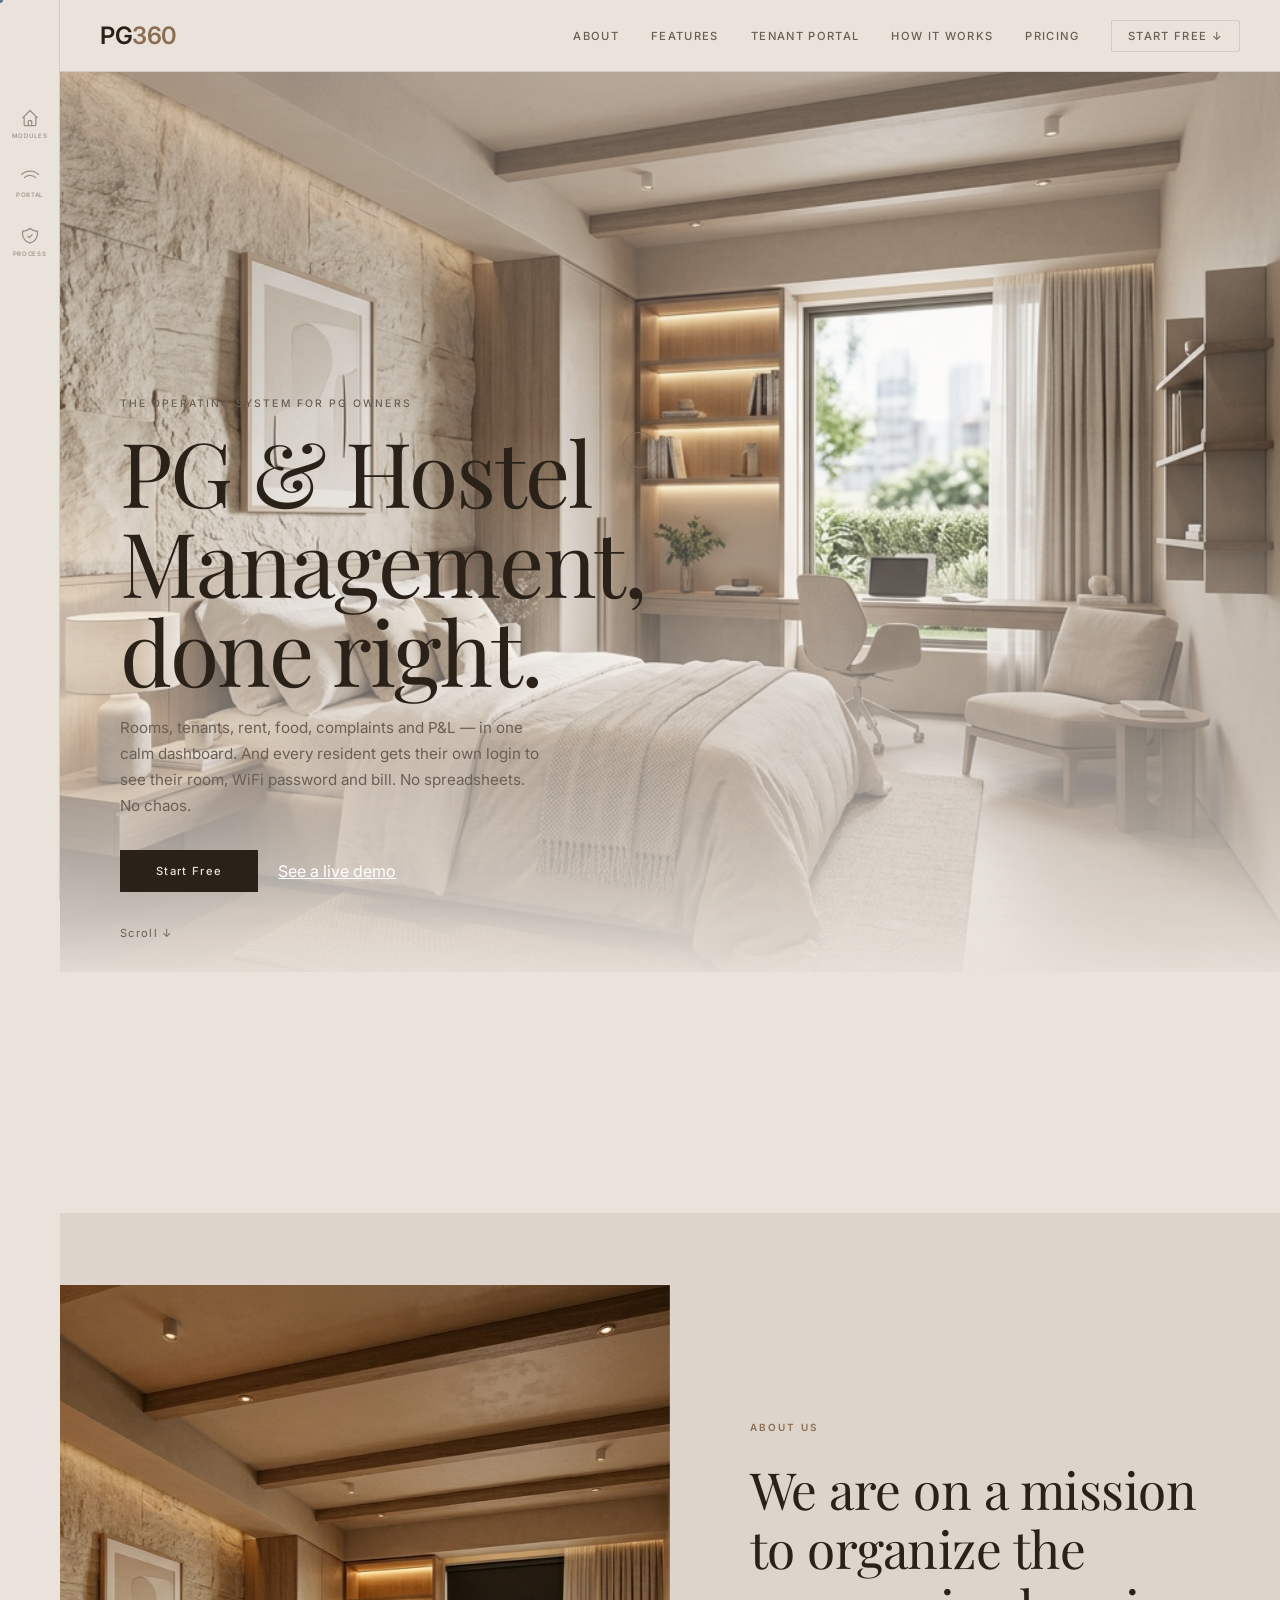
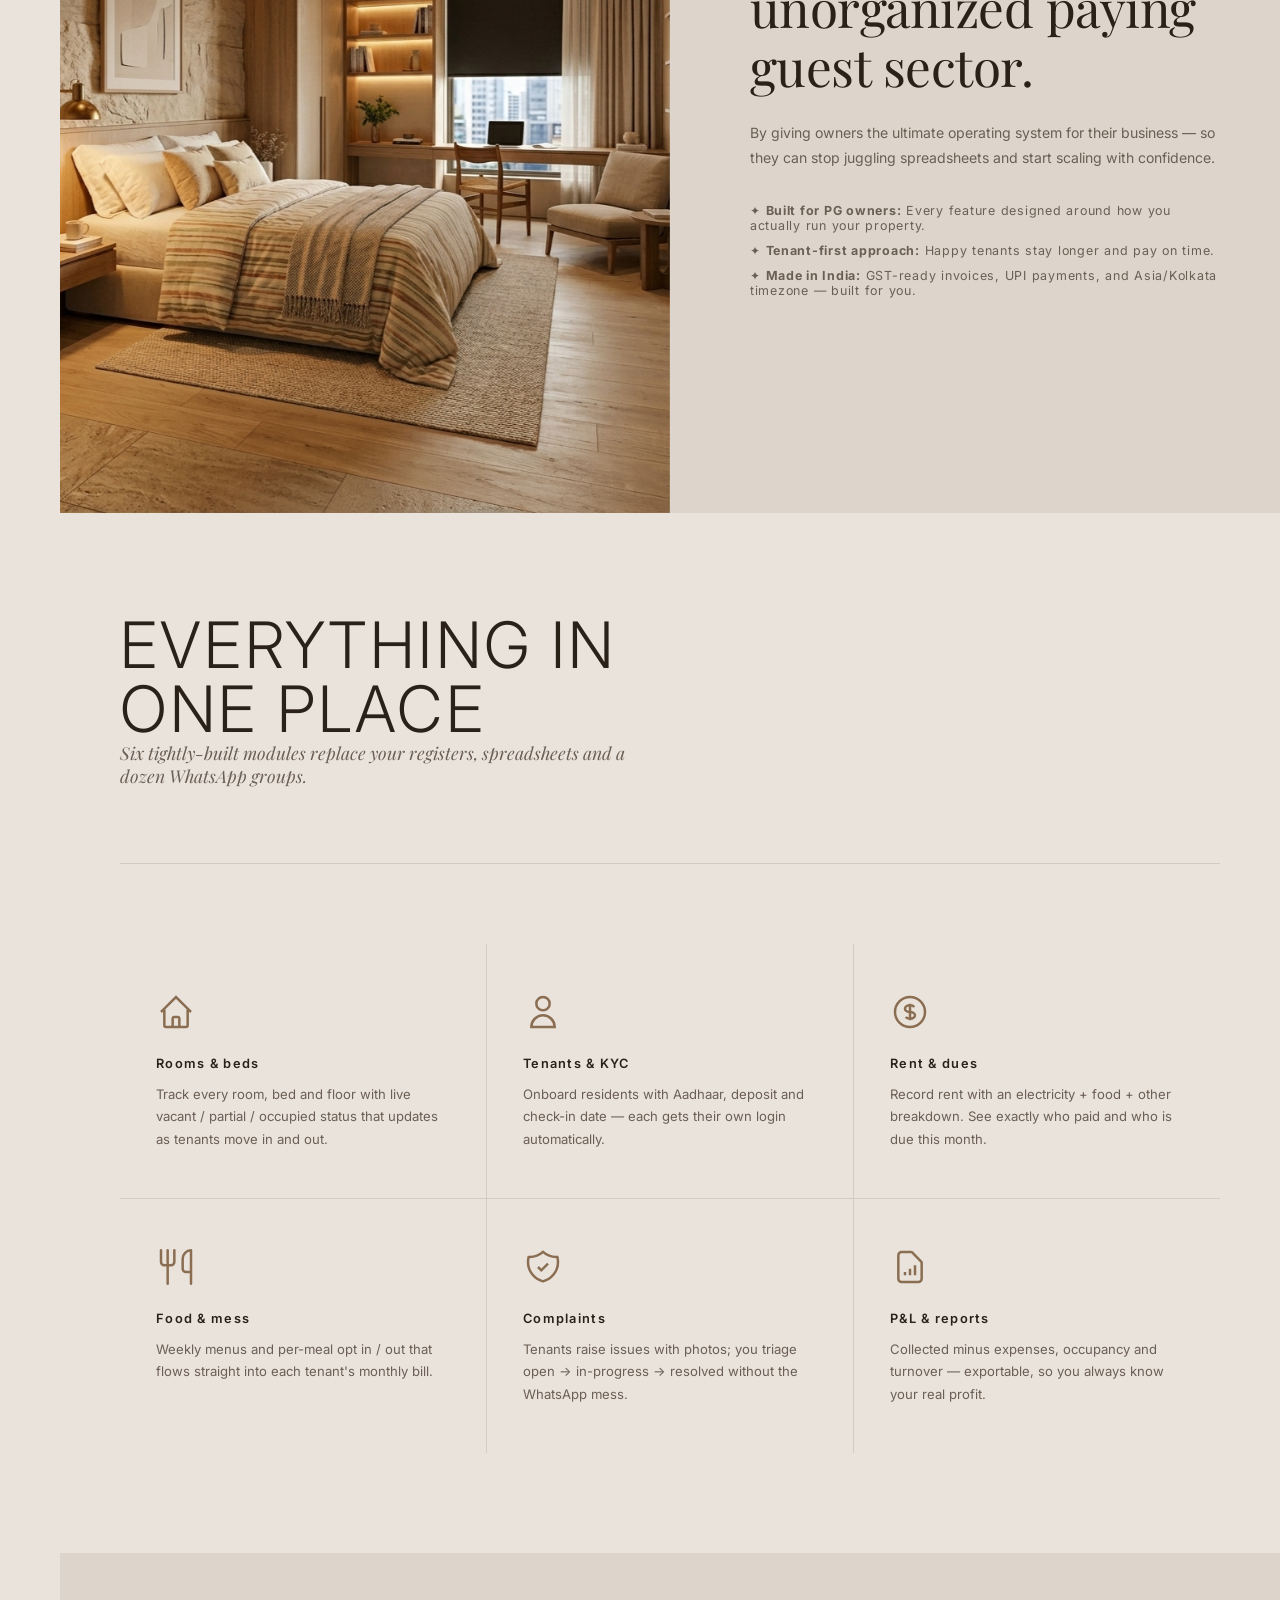
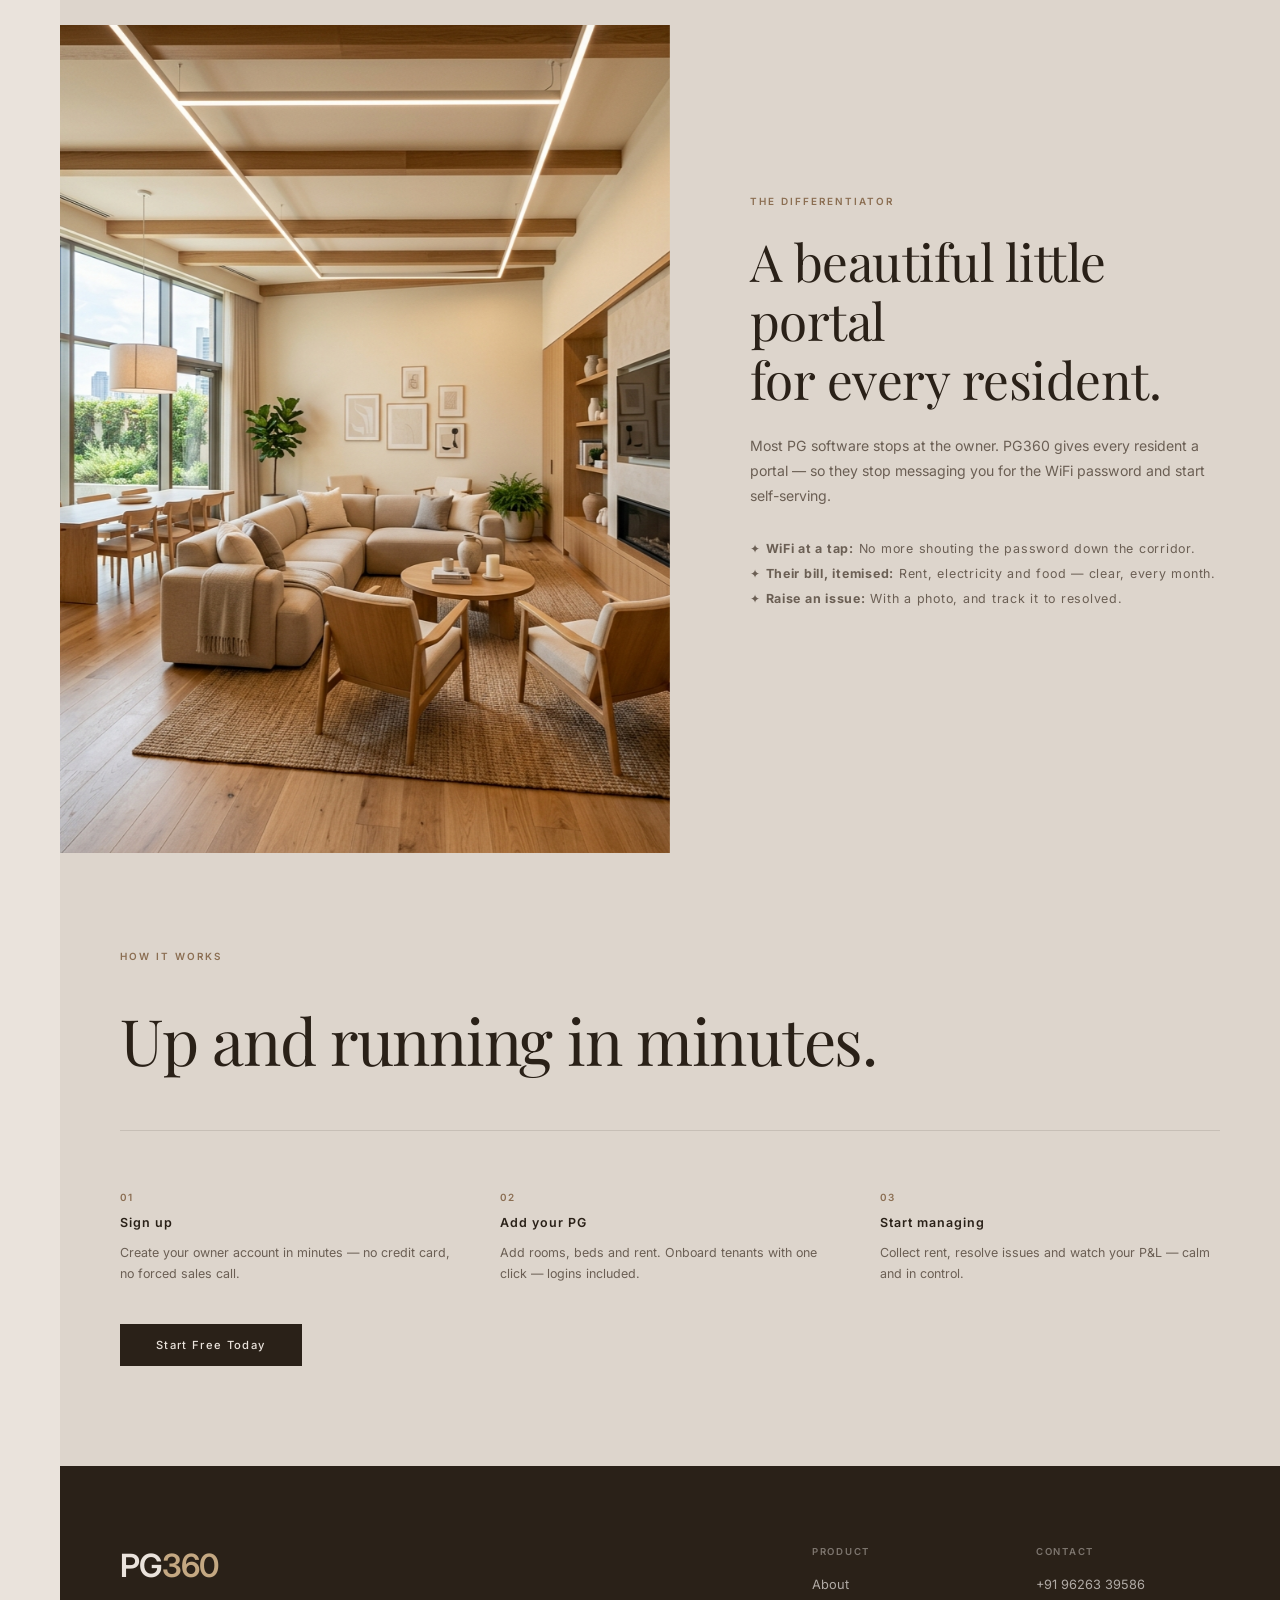
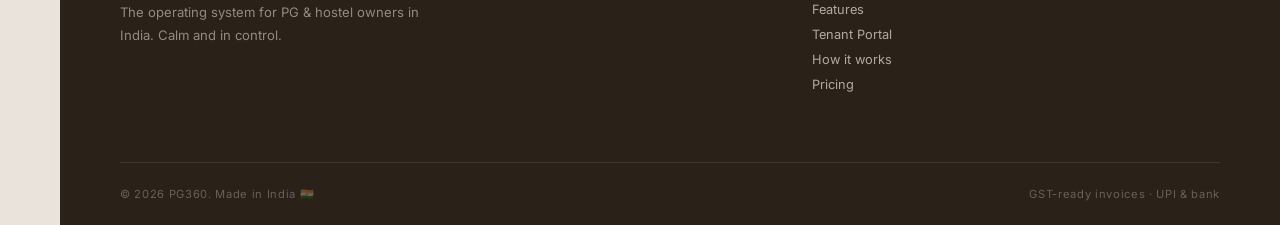
<file: index.html>
<!DOCTYPE html>
<html lang="en">
<head>
  <meta charset="UTF-8">
  <meta name="viewport" content="width=device-width, initial-scale=1.0">
  <title>PG360 — PG & Hostel Management, done right</title>
  <meta name="description" content="PG360 offers complete management for PG owners. Manage rooms, tenants, rent, food, complaints and P&L in one calm dashboard.">
  <meta name="keywords" content="PG management software, hostel software, rent collection, PG360">
  <link rel="preconnect" href="https://fonts.googleapis.com">
  <link rel="preconnect" href="https://fonts.gstatic.com" crossorigin>
  <link href="https://fonts.googleapis.com/css2?family=Inter:wght@300;400;500;600&family=Playfair+Display:wght@400;500;600&display=swap" rel="stylesheet">
  <link rel="stylesheet" href="style.css">
</head>
<body>

  <!-- Navigation -->
  <header class="navbar" id="navbar">
    <div class="nav-logo">
      <a href="index.html" id="nav-logo-link">PG<span>360</span></a>
    </div>
    <nav class="nav-links" id="nav-links">
      <a href="#section-about" class="nav-link" id="nav-about">ABOUT</a>
      <a href="#section-features" class="nav-link" id="nav-features">FEATURES</a>
      <a href="#section-portal" class="nav-link" id="nav-portal">TENANT PORTAL</a>
      <a href="#section-how" class="nav-link" id="nav-how">HOW IT WORKS</a>
      <a href="services.html" class="nav-link" id="nav-pricing">PRICING</a>
      <div class="nav-dropdown">
        <a href="contact.html" class="nav-link nav-cta" id="nav-contact">START FREE ↓</a>
        <div class="dropdown-menu">
          <a href="contact.html#demo" id="nav-demo">Book a Demo</a>
          <a href="contact.html#signin" id="nav-signin">Sign In</a>
        </div>
      </div>
    </nav>
    <button class="nav-hamburger" id="nav-hamburger" aria-label="Toggle menu">
      <span></span><span></span><span></span>
    </button>
  </header>

  <!-- Left Sidebar -->
  <aside class="sidebar" id="sidebar">
    <div class="sidebar-item active" data-section="features" id="sidebar-rooms">
      <svg viewBox="0 0 24 24" fill="none" stroke="currentColor" stroke-width="1.5"><path d="M3 12l2-2m0 0l7-7 7 7M5 10v10a1 1 0 001 1h3m10-11l2 2m-2-2v10a1 1 0 01-1 1h-3m-6 0a1 1 0 001-1v-4a1 1 0 011-1h2a1 1 0 011 1v4a1 1 0 001 1m-6 0h6"/></svg>
      <span>MODULES</span>
    </div>
    <div class="sidebar-item" data-section="portal" id="sidebar-portal">
      <svg viewBox="0 0 24 24" fill="none" stroke="currentColor" stroke-width="1.5"><path d="M12 20h.01m-7.08-7.071c3.904-3.905 10.236-3.905 14.14 0M1.394 9.393c5.857-5.857 15.355-5.857 21.213 0"/></svg>
      <span>PORTAL</span>
    </div>
    <div class="sidebar-item" data-section="how" id="sidebar-how">
      <svg viewBox="0 0 24 24" fill="none" stroke="currentColor" stroke-width="1.5"><path d="M9 12l2 2 4-4m5.618-4.016A11.955 11.955 0 0112 2.944a11.955 11.955 0 01-8.618 3.04A12.02 12.02 0 003 9c0 5.591 3.824 10.29 9 11.622 5.176-1.332 9-6.03 9-11.622 0-1.042-.133-2.052-.382-3.016z"/></svg>
      <span>PROCESS</span>
    </div>
  </aside>

  <!-- Hero Section -->
  <main class="main-content">
    <section class="hero-section" id="section-hero">
      <div class="hero-bg">
        <img src="images/hero-room.png" alt="PG Management Dashboard" class="hero-bg-img" id="hero-bg-img">
        <div class="hero-overlay"></div>
        <div class="hero-scroll-canvas" id="hero-canvas"></div>
      </div>

      <div class="hero-text-overlay">
        <div class="hero-label" id="hero-label">THE OPERATING SYSTEM FOR PG OWNERS</div>
        <h1 class="hero-title" id="hero-title">PG & Hostel Management,<br>done right.</h1>
        <p class="hero-desc" id="hero-desc">Rooms, tenants, rent, food, complaints and P&L — in one calm dashboard. And every resident gets their own login to see their room, WiFi password and bill. No spreadsheets. No chaos.</p>
        <div style="display:flex; gap:20px; align-items:center;">
          <a href="contact.html" class="hero-cta" id="hero-cta-btn">Start Free</a>
          <a href="contact.html#demo" style="color:white; text-decoration:underline;">See a live demo</a>
        </div>
      </div>

      <div class="scroll-indicator" id="scroll-indicator">
        <span>Scroll ↓</span>
      </div>
    </section>

    <!-- Stats -->
    <section class="about-stats reveal" style="padding: 40px 5%; border-bottom: 1px solid rgba(0,0,0,0.05);">
      <div class="stat-item">
        <div class="stat-number">1000+</div>
        <div class="stat-label">PG OWNERS</div>
      </div>
      <div class="stat-item">
        <div class="stat-number">50K+</div>
        <div class="stat-label">ACTIVE TENANTS</div>
      </div>
      <div class="stat-item">
        <div class="stat-number">₹500Cr+</div>
        <div class="stat-label">RENT MANAGED</div>
      </div>
      <div class="stat-item">
        <div class="stat-number">24/7</div>
        <div class="stat-label">DEDICATED SUPPORT</div>
      </div>
    </section>

    <!-- About Us Section -->
    <section class="dining-section" id="section-about">
      <div class="dining-image-wrap">
        <img src="images/about-room.png" alt="PG360 About Us" id="about-img">
      </div>
      <div class="dining-content">
        <div class="section-label">ABOUT US</div>
        <h2>We are on a mission to organize the unorganized paying guest sector.</h2>
        <p>By giving owners the ultimate operating system for their business — so they can stop juggling spreadsheets and start scaling with confidence.</p>
        <ul class="dining-features">
          <li>✦ <strong>Built for PG owners:</strong> Every feature designed around how you actually run your property.</li>
          <li>✦ <strong>Tenant-first approach:</strong> Happy tenants stay longer and pay on time.</li>
          <li>✦ <strong>Made in India:</strong> GST-ready invoices, UPI payments, and Asia/Kolkata timezone — built for you.</li>
        </ul>
      </div>
    </section>

    <!-- Features Section -->
    <section class="feature-section" id="section-features">
      <div class="feature-split">
        <div class="feature-left">
          <h2 class="feature-title">EVERYTHING IN ONE PLACE</h2>
          <p class="feature-tagline">Six tightly-built modules replace your registers, spreadsheets and a dozen WhatsApp groups.</p>
        </div>
      </div>
      <div class="amenities-grid">
        <div class="amenity-card" id="feat-rooms">
          <div class="amenity-icon">
            <svg viewBox="0 0 24 24" fill="none" stroke="currentColor" stroke-width="1.5"><path d="M3 12l2-2m0 0l7-7 7 7M5 10v10a1 1 0 001 1h3m10-11l2 2m-2-2v10a1 1 0 01-1 1h-3m-6 0a1 1 0 001-1v-4a1 1 0 011-1h2a1 1 0 011 1v4a1 1 0 001 1m-6 0h6"/></svg>
          </div>
          <h3>Rooms & beds</h3>
          <p>Track every room, bed and floor with live vacant / partial / occupied status that updates as tenants move in and out.</p>
        </div>
        <div class="amenity-card" id="feat-tenants">
          <div class="amenity-icon">
            <svg viewBox="0 0 24 24" fill="none" stroke="currentColor" stroke-width="1.5"><path d="M16 7a4 4 0 11-8 0 4 4 0 018 0zM12 14a7 7 0 00-7 7h14a7 7 0 00-7-7z"/></svg>
          </div>
          <h3>Tenants & KYC</h3>
          <p>Onboard residents with Aadhaar, deposit and check-in date — each gets their own login automatically.</p>
        </div>
        <div class="amenity-card" id="feat-rent">
          <div class="amenity-icon">
            <svg viewBox="0 0 24 24" fill="none" stroke="currentColor" stroke-width="1.5"><path d="M12 8c-1.657 0-3 .895-3 2s1.343 2 3 2 3 .895 3 2-1.343 2-3 2m0-8c1.11 0 2.08.402 2.599 1M12 8V7m0 1v8m0 0v1m0-1c-1.11 0-2.08-.402-2.599-1M21 12a9 9 0 11-18 0 9 9 0 0118 0z"/></svg>
          </div>
          <h3>Rent & dues</h3>
          <p>Record rent with an electricity + food + other breakdown. See exactly who paid and who is due this month.</p>
        </div>
        <div class="amenity-card" id="feat-food">
          <div class="amenity-icon">
            <svg viewBox="0 0 24 24" fill="none" stroke="currentColor" stroke-width="1.5" stroke-linecap="round" stroke-linejoin="round"><path d="M3 2v7c0 1.1.9 2 2 2h4a2 2 0 0 0 2-2V2" /><path d="M7 2v20" /><path d="M21 15V2v0a5 5 0 0 0-5 5v6c0 1.1.9 2 2 2h3Zm0 0v7" /></svg>
          </div>
          <h3>Food & mess</h3>
          <p>Weekly menus and per-meal opt in / out that flows straight into each tenant's monthly bill.</p>
        </div>
        <div class="amenity-card" id="feat-complaints">
          <div class="amenity-icon">
            <svg viewBox="0 0 24 24" fill="none" stroke="currentColor" stroke-width="1.5"><path d="M9 12l2 2 4-4m5.618-4.016A11.955 11.955 0 0112 2.944a11.955 11.955 0 01-8.618 3.04A12.02 12.02 0 003 9c0 5.591 3.824 10.29 9 11.622 5.176-1.332 9-6.03 9-11.622 0-1.042-.133-2.052-.382-3.016z"/></svg>
          </div>
          <h3>Complaints</h3>
          <p>Tenants raise issues with photos; you triage open → in-progress → resolved without the WhatsApp mess.</p>
        </div>
        <div class="amenity-card" id="feat-reports">
          <div class="amenity-icon">
            <svg viewBox="0 0 24 24" fill="none" stroke="currentColor" stroke-width="1.5"><path d="M9 17v-2m3 2v-4m3 4v-6m2 10H7a2 2 0 01-2-2V5a2 2 0 012-2h5.586a1 1 0 01.707.293l5.414 5.414a1 1 0 01.293.707V19a2 2 0 01-2 2z"/></svg>
          </div>
          <h3>P&L & reports</h3>
          <p>Collected minus expenses, occupancy and turnover — exportable, so you always know your real profit.</p>
        </div>
      </div>
    </section>

    <!-- Tenant Portal Section -->
    <section class="dining-section" id="section-portal">
      <div class="dining-image-wrap">
        <img src="images/common-area.png" alt="Tenant Portal App" id="portal-img">
      </div>
      <div class="dining-content">
        <div class="section-label">THE DIFFERENTIATOR</div>
        <h2>A beautiful little portal<br>for every resident.</h2>
        <p>Most PG software stops at the owner. PG360 gives every resident a portal — so they stop messaging you for the WiFi password and start self-serving.</p>
        <ul class="dining-features">
          <li>✦ <strong>WiFi at a tap:</strong> No more shouting the password down the corridor.</li>
          <li>✦ <strong>Their bill, itemised:</strong> Rent, electricity and food — clear, every month.</li>
          <li>✦ <strong>Raise an issue:</strong> With a photo, and track it to resolved.</li>
        </ul>
      </div>
    </section>

    <!-- How it works Section -->
    <section class="housekeeping-section" id="section-how">
      <div class="hk-inner">
        <div class="hk-header">
          <div class="section-label">HOW IT WORKS</div>
          <h2>Up and running in minutes.</h2>
        </div>
        <div class="hk-items">
          <div class="hk-item" id="how-1">
            <div class="hk-number">01</div>
            <h4>Sign up</h4>
            <p>Create your owner account in minutes — no credit card, no forced sales call.</p>
          </div>
          <div class="hk-item" id="how-2">
            <div class="hk-number">02</div>
            <h4>Add your PG</h4>
            <p>Add rooms, beds and rent. Onboard tenants with one click — logins included.</p>
          </div>
          <div class="hk-item" id="how-3">
            <div class="hk-number">03</div>
            <h4>Start managing</h4>
            <p>Collect rent, resolve issues and watch your P&L — calm and in control.</p>
          </div>
        </div>
        <div style="margin-top: 40px;">
           <a href="contact.html" class="hero-cta" style="display:inline-block; opacity:1; transform:none; animation:none;">Start Free Today</a>
        </div>
      </div>
    </section>

    <!-- Footer -->
    <footer class="footer" id="footer">
      <div class="footer-inner">
        <div class="footer-brand">
          <div class="footer-logo">PG<span>360</span></div>
          <p>The operating system for PG & hostel owners in India. Calm and in control.</p>
        </div>
        <div class="footer-links">
          <div class="footer-col">
            <h5>PRODUCT</h5>
            <a href="#section-about" id="footer-about">About</a>
            <a href="#section-features" id="footer-features">Features</a>
            <a href="#section-portal" id="footer-portal">Tenant Portal</a>
            <a href="#section-how" id="footer-how">How it works</a>
            <a href="services.html" id="footer-pricing">Pricing</a>
          </div>
          <div class="footer-col">
            <h5>CONTACT</h5>
            <a href="tel:+919626339586" id="footer-phone">+91 96263 39586</a>
          </div>
          </div>
      </div>
      <div class="footer-bottom">
        <span>© 2026 PG360. Made in India 🇮🇳</span>
        <span>GST-ready invoices · UPI & bank</span>
      </div>
    </footer>
  </main>

  <script src="script.js"></script>
</body>
</html>
</file>
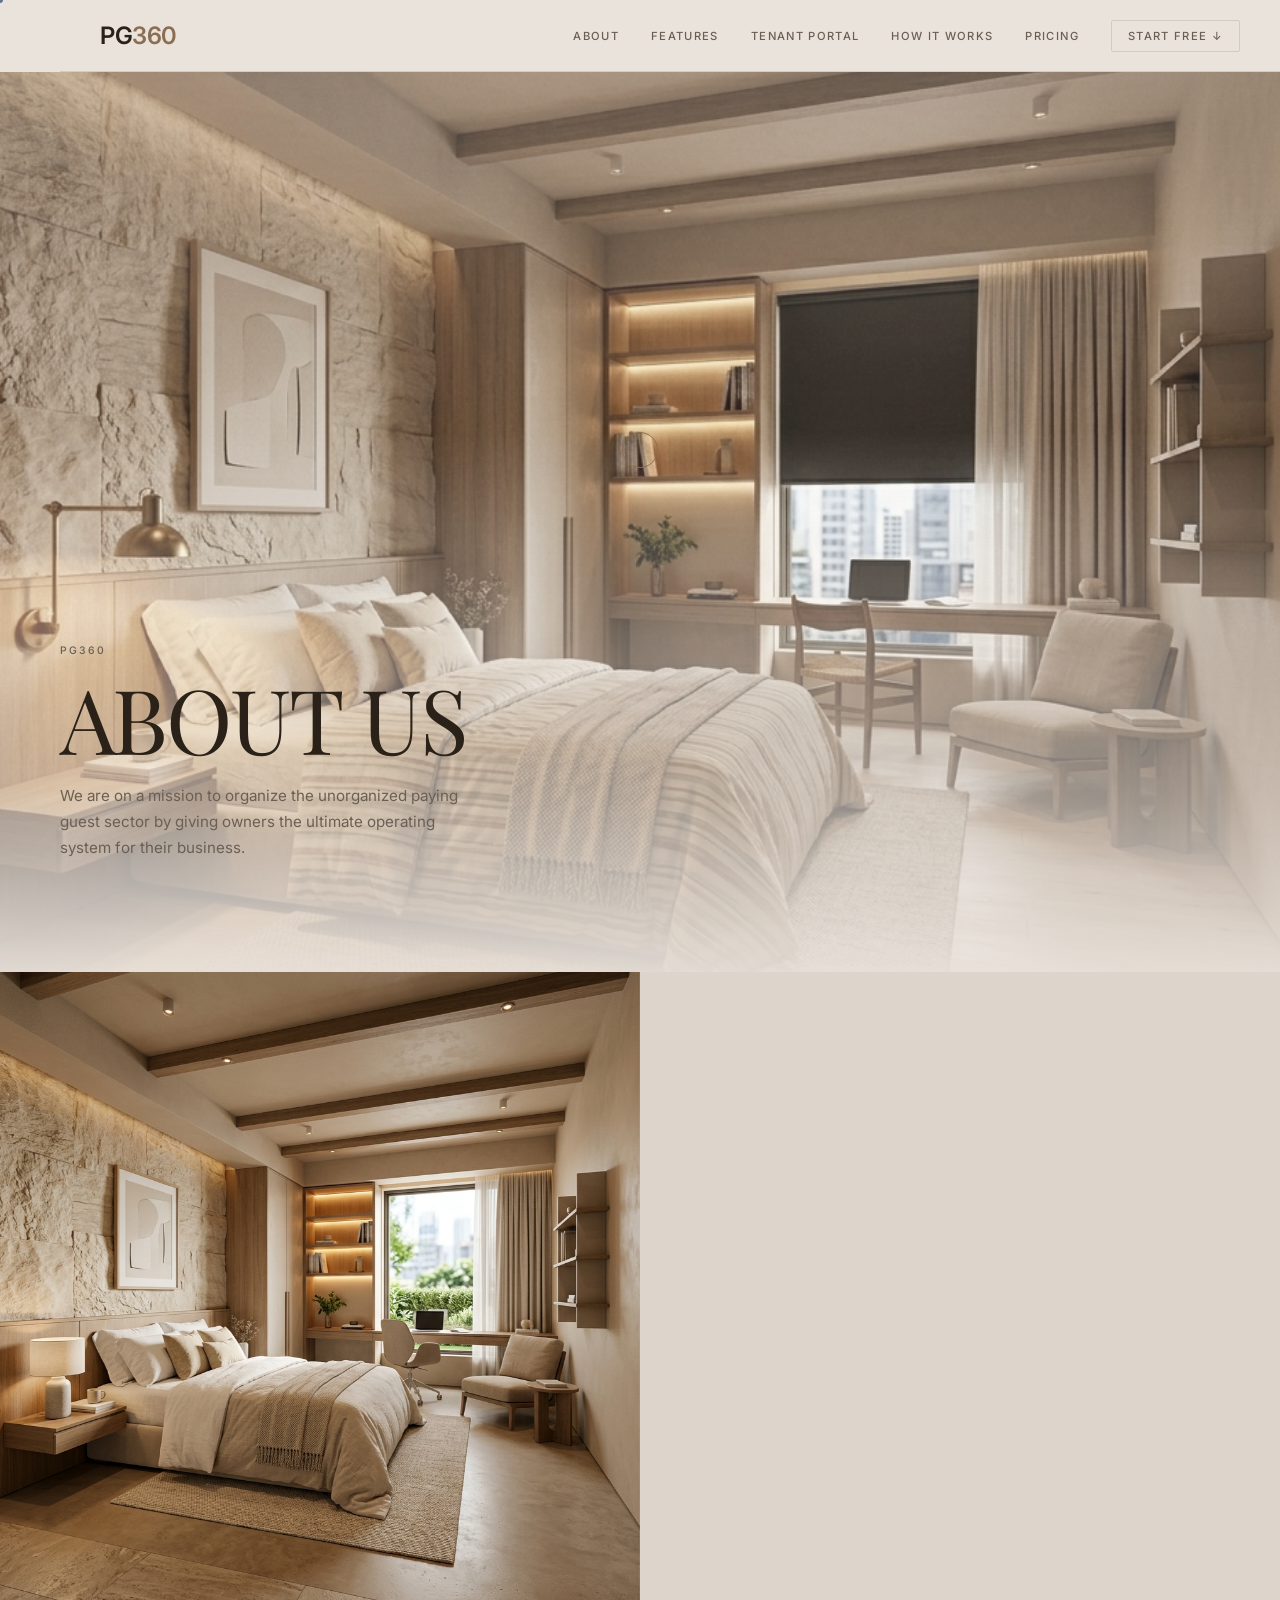
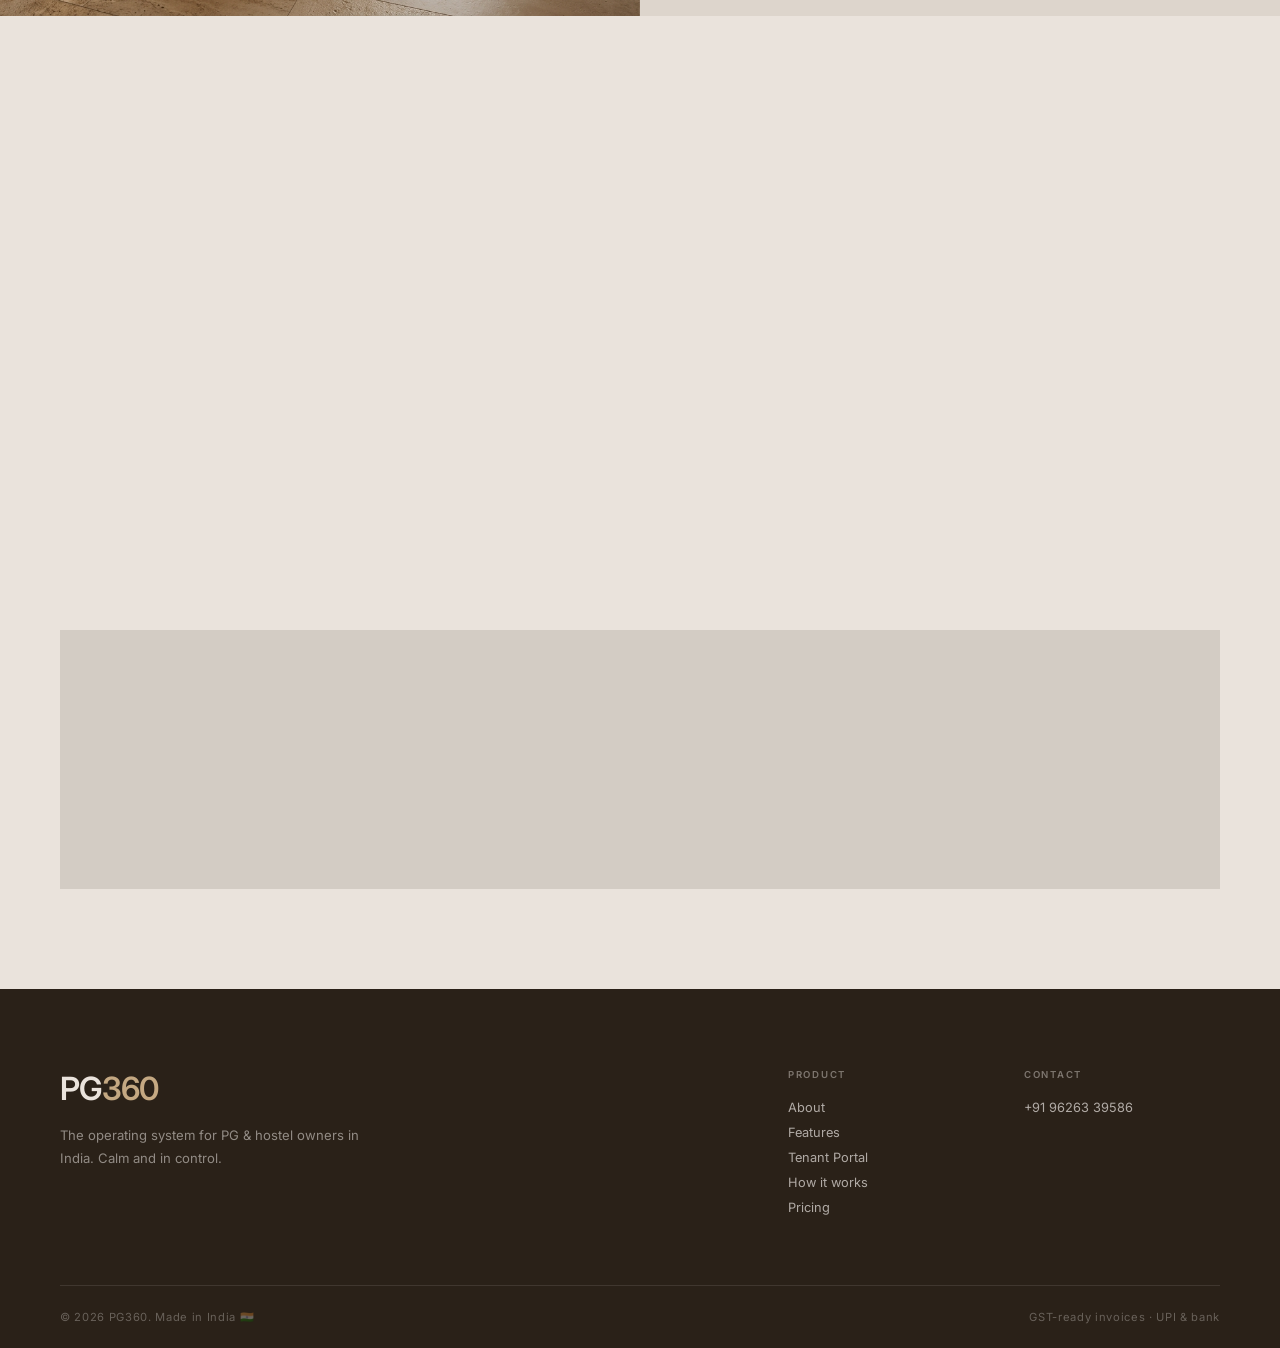
<file: about.html>
<!DOCTYPE html>
<html lang="en">

<head>
  <meta charset="UTF-8">
  <meta name="viewport" content="width=device-width, initial-scale=1.0">
  <title>About Us — PG360 PG & Hostel Management</title>
  <meta name="description"
    content="Learn about PG360's mission to organize the unorganized PG sector by providing the best operating system for PG owners.">
  <link rel="preconnect" href="https://fonts.googleapis.com">
  <link rel="preconnect" href="https://fonts.gstatic.com" crossorigin>
  <link
    href="https://fonts.googleapis.com/css2?family=Inter:wght@300;400;500;600&family=Playfair+Display:wght@400;500;600&display=swap"
    rel="stylesheet">
  <link rel="stylesheet" href="style.css">
  <link rel="stylesheet" href="pages.css">
</head>

<body>

  <!-- Navigation -->
  <header class="navbar" id="navbar">
    <div class="nav-logo">
      <a href="index.html" id="nav-logo-link">PG<span>360</span></a>
    </div>
    <nav class="nav-links" id="nav-links">
      <a href="index.html#section-about" class="nav-link" id="nav-about">ABOUT</a>
      <a href="index.html#section-features" class="nav-link" id="nav-features">FEATURES</a>
      <a href="index.html#section-portal" class="nav-link" id="nav-portal">TENANT PORTAL</a>
      <a href="index.html#section-how" class="nav-link" id="nav-how">HOW IT WORKS</a>
      <a href="services.html" class="nav-link" id="nav-pricing">PRICING</a>
      <div class="nav-dropdown">
        <a href="contact.html" class="nav-link nav-cta" id="nav-contact">START FREE ↓</a>
        <div class="dropdown-menu">
          <a href="contact.html#demo" id="nav-demo">Book a Demo</a>
          <a href="contact.html#signin" id="nav-signin">Sign In</a>
        </div>
      </div>
    </nav>
    <button class="nav-hamburger" id="nav-hamburger" aria-label="Toggle menu">
      <span></span><span></span><span></span>
    </button>
  </header>

  <main class="main-content" style="margin-left: 0;"> <!-- Overriding sidebar margin for clean page -->
    <!-- Page Hero -->
    <section class="hero-section" id="section-hero">
      <div class="hero-bg">
        <img src="images/about-room.png" alt="PG Management Dashboard" class="hero-bg-img" id="hero-bg-img">
        <div class="hero-overlay"></div>
      </div>

      <div class="hero-text-overlay">
        <div class="hero-label">PG360</div>
        <h1 class="hero-title">ABOUT US</h1>
        <p class="hero-desc">We are on a mission to organize the unorganized paying guest sector by giving owners the
          ultimate operating system for their business.</p>
      </div>
    </section>

    <!-- Mission Section -->
    <section class="about-mission" id="section-mission">
      <div class="about-mission-img">
        <img src="images/hero-room.png" alt="PG360 Mission">
      </div>
      <div class="about-mission-content reveal">
        <div class="section-label">OUR MISSION</div>
        <h2>Redefining PG Management.</h2>
        <p>PG360 was born out of a simple observation: managing a PG is unnecessarily chaotic. For years, PG owners have
          had to rely on registers, complicated spreadsheets, endless WhatsApp groups, and sheer willpower.</p>
        <p>We believe that managing your property should be calm and entirely in your control. By blending intuitive
          design and automation, we created a dashboard that replaces the chaos, letting you focus on scaling your
          business and providing better service to your tenants.</p>
      </div>
    </section>

    <!-- Stats -->
    <section class="about-stats reveal">
      <div class="stat-item">
        <div class="stat-number">1000+</div>
        <div class="stat-label">PG OWNERS</div>
      </div>
      <div class="stat-item">
        <div class="stat-number">50K+</div>
        <div class="stat-label">ACTIVE TENANTS</div>
      </div>
      <div class="stat-item">
        <div class="stat-number">₹500Cr+</div>
        <div class="stat-label">RENT MANAGED</div>
      </div>
      <div class="stat-item">
        <div class="stat-number">24/7</div>
        <div class="stat-label">DEDICATED SUPPORT</div>
      </div>
    </section>

    <!-- Values Section -->
    <section class="about-values" id="section-values">
      <div class="about-values-header reveal">
        <div class="section-label">CORE VALUES</div>
        <h2>What Drives Us.</h2>
      </div>
      <div class="values-grid">
        <div class="value-card reveal">
          <span class="value-num">01</span>
          <h3>Simplicity First</h3>
          <p>Software shouldn't require a manual. We design our modules to be instantly understandable by anyone,
            regardless of their technical background.</p>
        </div>
        <div class="value-card reveal">
          <span class="value-num">02</span>
          <h3>Owner Empowerment</h3>
          <p>We build tools that put you in complete control of your finances, occupancy, and tenant satisfaction. No
            middleman, just clarity.</p>
        </div>
        <div class="value-card reveal">
          <span class="value-num">03</span>
          <h3>Tenant Experience</h3>
          <p>Happy tenants stay longer. That's why we built a beautiful portal for them to track dues, raise complaints,
            and fetch the WiFi password without bothering you.</p>
        </div>
      </div>
    </section>

    <!-- Footer -->
    <footer class="footer" id="footer">
      <div class="footer-inner">
        <div class="footer-brand">
          <div class="footer-logo">PG<span>360</span></div>
          <p>The operating system for PG & hostel owners in India. Calm and in control.</p>
        </div>
        <div class="footer-links">
          <div class="footer-col">
            <h5>PRODUCT</h5>
            <a href="index.html#section-about" id="footer-about">About</a>
            <a href="index.html#section-features" id="footer-features">Features</a>
            <a href="index.html#section-portal" id="footer-portal">Tenant Portal</a>
            <a href="index.html#section-how" id="footer-how">How it works</a>
            <a href="services.html" id="footer-pricing">Pricing</a>
          </div>
          <div class="footer-col">
            <h5>CONTACT</h5>
            <a href="tel:+919626339586" id="footer-phone">+91 96263 39586</a>
          </div>
        </div>
      </div>
      <div class="footer-bottom">
        <span>© 2026 PG360. Made in India 🇮🇳</span>
        <span>GST-ready invoices · UPI & bank</span>
      </div>
    </footer>
  </main>

  <script src="script.js"></script>
</body>

</html>
</file>
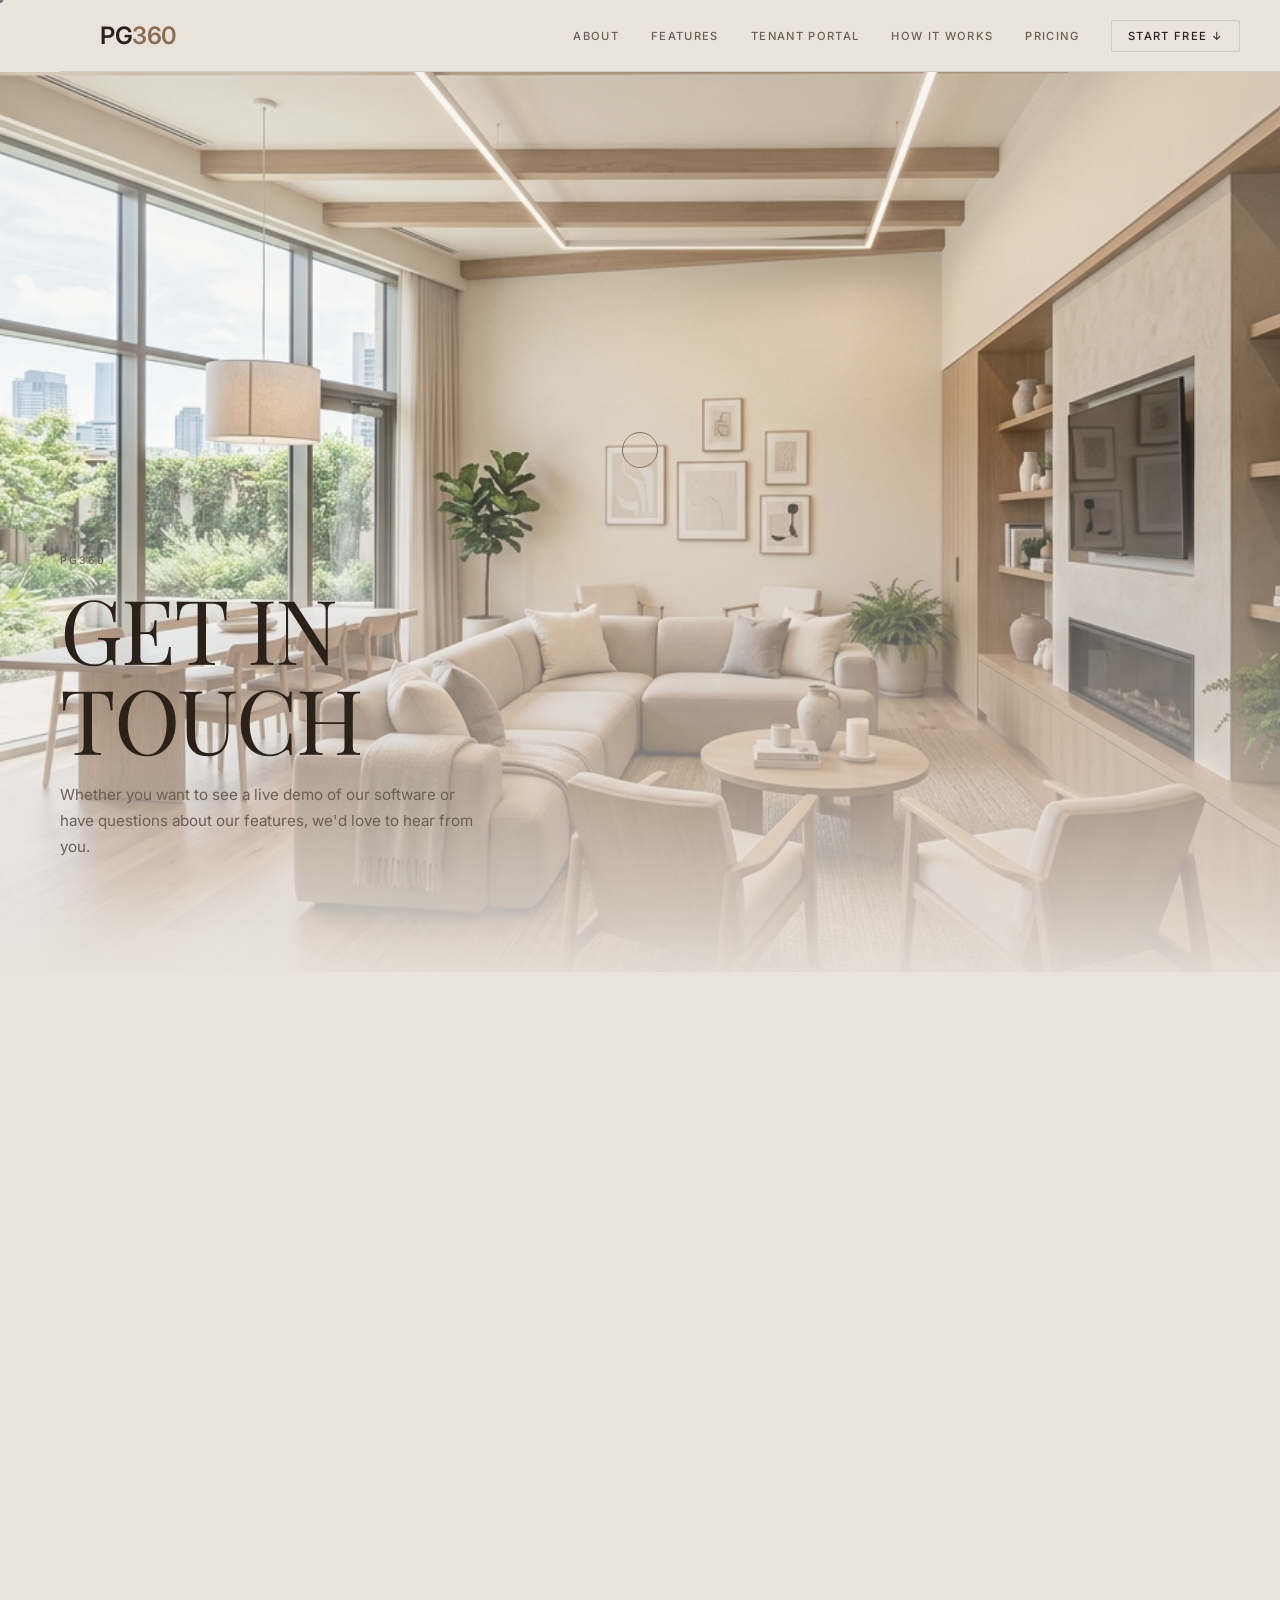
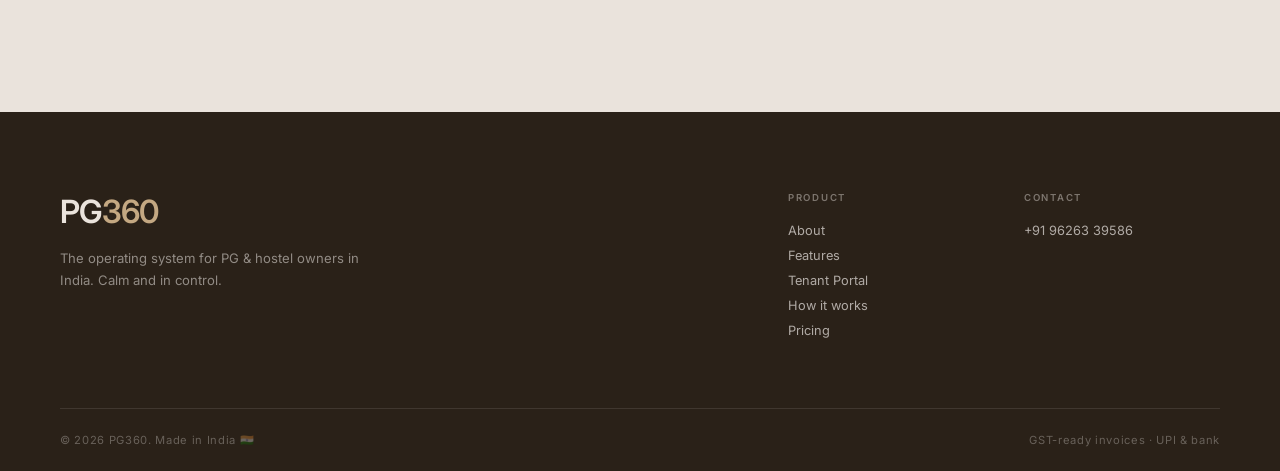
<file: contact.html>
<!DOCTYPE html>
<html lang="en">
<head>
  <meta charset="UTF-8">
  <meta name="viewport" content="width=device-width, initial-scale=1.0">
  <title>Contact Us — PG360 PG & Hostel Management</title>
  <meta name="description" content="Get in touch with PG360 to book a demo or make an enquiry. We are here to answer any questions you may have.">
  <link rel="preconnect" href="https://fonts.googleapis.com">
  <link rel="preconnect" href="https://fonts.gstatic.com" crossorigin>
  <link href="https://fonts.googleapis.com/css2?family=Inter:wght@300;400;500;600&family=Playfair+Display:wght@400;500;600&display=swap" rel="stylesheet">
  <link rel="stylesheet" href="style.css">
  <link rel="stylesheet" href="pages.css">
</head>
<body>

  <!-- Navigation -->
  <header class="navbar" id="navbar">
    <div class="nav-logo">
      <a href="index.html" id="nav-logo-link">PG<span>360</span></a>
    </div>
    <nav class="nav-links" id="nav-links">
      <a href="index.html#section-about" class="nav-link" id="nav-about">ABOUT</a>
      <a href="index.html#section-features" class="nav-link" id="nav-features">FEATURES</a>
      <a href="index.html#section-portal" class="nav-link" id="nav-portal">TENANT PORTAL</a>
      <a href="index.html#section-how" class="nav-link" id="nav-how">HOW IT WORKS</a>
      <a href="services.html" class="nav-link" id="nav-pricing">PRICING</a>
      <div class="nav-dropdown">
        <a href="contact.html" class="nav-link nav-cta active" id="nav-contact">START FREE ↓</a>
        <div class="dropdown-menu">
          <a href="contact.html#demo" id="nav-demo">Book a Demo</a>
          <a href="contact.html#signin" id="nav-signin">Sign In</a>
        </div>
      </div>
    </nav>
    <button class="nav-hamburger" id="nav-hamburger" aria-label="Toggle menu">
      <span></span><span></span><span></span>
    </button>
  </header>

  <main class="main-content" style="margin-left: 0;"> <!-- Overriding sidebar margin for clean page -->
    <!-- Page Hero -->
    <section class="hero-section" id="section-hero">
      <div class="hero-bg">
        <img src="images/common-area.png" alt="Contact Us" class="hero-bg-img" id="hero-bg-img">
        <div class="hero-overlay"></div>
      </div>

      <div class="hero-text-overlay">
        <div class="hero-label">PG360</div>
        <h1 class="hero-title">GET IN TOUCH</h1>
        <p class="hero-desc">Whether you want to see a live demo of our software or have questions about our features, we'd love to hear from you.</p>
      </div>
    </section>

    <!-- Contact Content -->
    <section class="contact-section" id="section-contact">
      <div class="contact-info reveal">
        <div class="contact-info-header">
          <h2>We're here to help.</h2>
          <p>Reach out to our dedicated support team or drop by our office. We typically respond to all enquiries within 2 hours.</p>
        </div>
        
        <div class="contact-details">
          <div class="contact-detail-item">
            <h5>CALL US</h5>
            <a href="tel:+919000000001">+91 90000 00001</a>
          </div>
          <div class="contact-detail-item">
            <h5>EMAIL US</h5>
            <a href="mailto:hello@pg360.software">hello@pg360.software</a>
          </div>
          <div class="contact-detail-item">
            <h5>CORPORATE OFFICE</h5>
            <p>123 Business Park, Block C<br>Koramangala 5th Block<br>Bangalore, Karnataka 560095</p>
          </div>
        </div>
      </div>

      <div class="contact-form-section reveal" id="demo">
        <h3>SEND A MESSAGE</h3>
        
        <form class="contact-form">
          <div class="form-group">
            <label for="intent">I WANT TO...</label>
            <select id="intent" name="intent">
              <option value="book_demo">Book a live demo</option>
              <option value="general_enquiry">Make a general enquiry</option>
              <option value="partnership">Discuss a partnership</option>
            </select>
          </div>
          
          <div class="form-row">
            <div class="form-group">
              <label for="fname">FIRST NAME</label>
              <input type="text" id="fname" name="fname" placeholder="John" required>
            </div>
            <div class="form-group">
              <label for="lname">LAST NAME</label>
              <input type="text" id="lname" name="lname" placeholder="Doe" required>
            </div>
          </div>
          
          <div class="form-row">
            <div class="form-group">
              <label for="email">EMAIL ADDRESS</label>
              <input type="email" id="email" name="email" placeholder="john@example.com" required>
            </div>
            <div class="form-group">
              <label for="phone">PHONE NUMBER</label>
              <input type="tel" id="phone" name="phone" placeholder="+91 00000 00000" required>
            </div>
          </div>
          
          <div class="form-group">
            <label for="beds">NUMBER OF BEDS</label>
            <select id="beds" name="beds">
              <option value="under50">Under 50 beds</option>
              <option value="50-100">50 - 100 beds</option>
              <option value="100-250">100 - 250 beds</option>
              <option value="250plus">250+ beds</option>
            </select>
          </div>
          
          <div class="form-group">
            <label for="message">MESSAGE</label>
            <textarea id="message" name="message" placeholder="How can we help you?"></textarea>
          </div>
          
          <button type="submit" class="form-submit">Submit Request</button>
        </form>
      </div>
    </section>

    <!-- Footer -->
    <footer class="footer" id="footer">
      <div class="footer-inner">
        <div class="footer-brand">
          <div class="footer-logo">PG<span>360</span></div>
          <p>The operating system for PG & hostel owners in India. Calm and in control.</p>
        </div>
        <div class="footer-links">
          <div class="footer-col">
            <h5>PRODUCT</h5>
            <a href="index.html#section-about" id="footer-about">About</a>
            <a href="index.html#section-features" id="footer-features">Features</a>
            <a href="index.html#section-portal" id="footer-portal">Tenant Portal</a>
            <a href="index.html#section-how" id="footer-how">How it works</a>
            <a href="services.html" id="footer-pricing">Pricing</a>
          </div>
          <div class="footer-col">
            <h5>CONTACT</h5>
            <a href="tel:+919626339586" id="footer-phone">+91 96263 39586</a>
          </div>
          </div>
      </div>
      <div class="footer-bottom">
        <span>© 2026 PG360. Made in India 🇮🇳</span>
        <span>GST-ready invoices · UPI & bank</span>
      </div>
    </footer>
  </main>

  <script src="script.js"></script>
  <script>
    // Handle form select intent based on URL hash
    document.addEventListener('DOMContentLoaded', () => {
      const hash = window.location.hash;
      const select = document.getElementById('intent');
      
      if (hash === '#demo') {
        select.value = 'book_demo';
      } else if (hash === '#enquiry') {
        select.value = 'general_enquiry';
      }
    });
  </script>
</body>
</html>
</file>
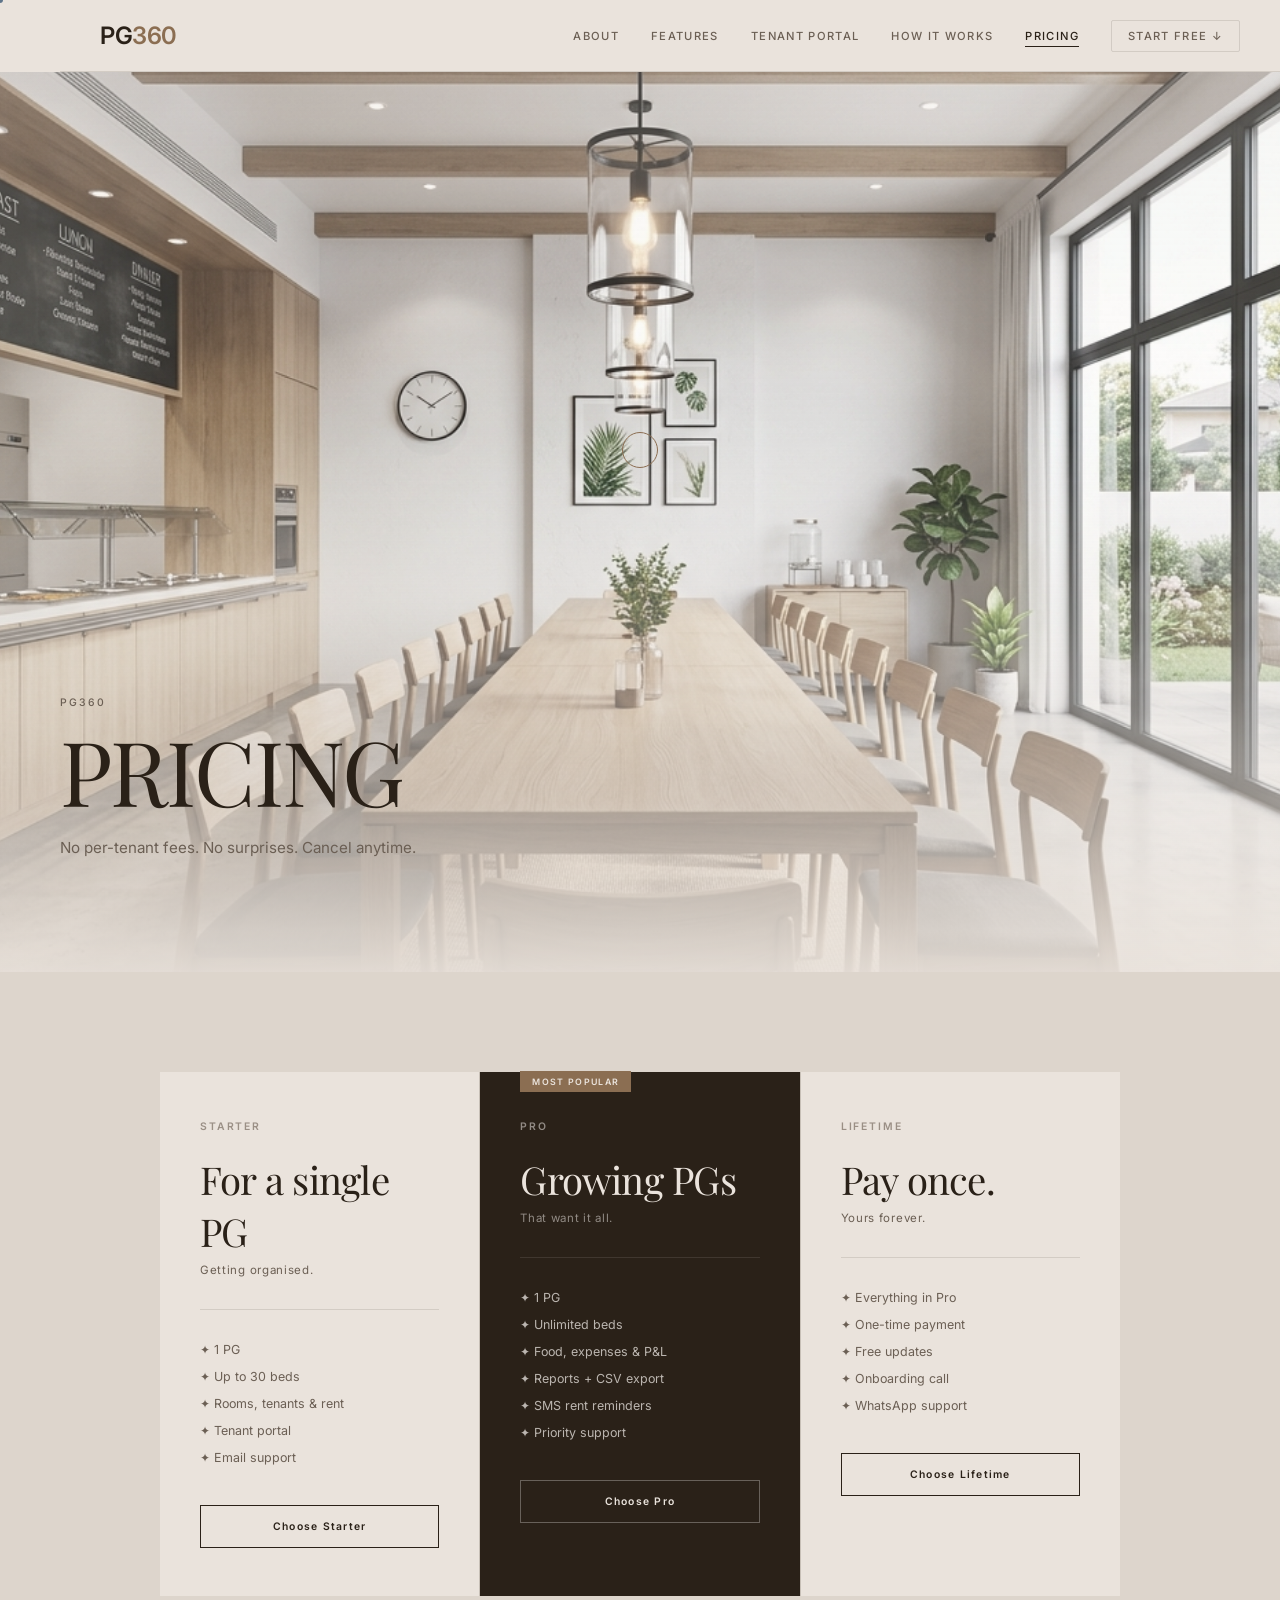
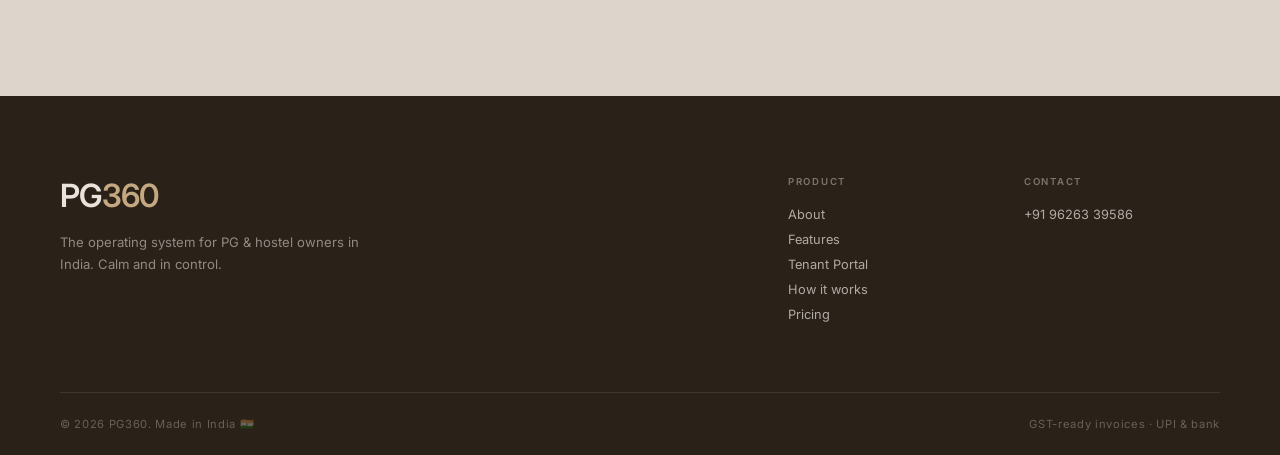
<file: services.html>
<!DOCTYPE html>
<html lang="en">
<head>
  <meta charset="UTF-8">
  <meta name="viewport" content="width=device-width, initial-scale=1.0">
  <title>Pricing — PG360 PG & Hostel Management</title>
  <meta name="description" content="No per-tenant fees. No surprises. Cancel anytime. Choose the right plan for your PG business.">
  <link rel="preconnect" href="https://fonts.googleapis.com">
  <link rel="preconnect" href="https://fonts.gstatic.com" crossorigin>
  <link href="https://fonts.googleapis.com/css2?family=Inter:wght@300;400;500;600&family=Playfair+Display:wght@400;500;600&display=swap" rel="stylesheet">
  <link rel="stylesheet" href="style.css">
  <link rel="stylesheet" href="pages.css">
</head>
<body>

  <!-- Navigation -->
  <header class="navbar" id="navbar">
    <div class="nav-logo">
      <a href="index.html" id="nav-logo-link">PG<span>360</span></a>
    </div>
    <nav class="nav-links" id="nav-links">
      <a href="index.html#section-about" class="nav-link" id="nav-about">ABOUT</a>
      <a href="index.html#section-features" class="nav-link" id="nav-features">FEATURES</a>
      <a href="index.html#section-portal" class="nav-link" id="nav-portal">TENANT PORTAL</a>
      <a href="index.html#section-how" class="nav-link" id="nav-how">HOW IT WORKS</a>
      <a href="services.html" class="nav-link active" id="nav-pricing">PRICING</a>
      <div class="nav-dropdown">
        <a href="contact.html" class="nav-link nav-cta" id="nav-contact">START FREE ↓</a>
        <div class="dropdown-menu">
          <a href="contact.html#demo" id="nav-demo">Book a Demo</a>
          <a href="contact.html#signin" id="nav-signin">Sign In</a>
        </div>
      </div>
    </nav>
    <button class="nav-hamburger" id="nav-hamburger" aria-label="Toggle menu">
      <span></span><span></span><span></span>
    </button>
  </header>

  <main class="main-content" style="margin-left: 0;"> <!-- Overriding sidebar margin for clean page -->
    <!-- Page Hero -->
    <section class="hero-section" id="section-hero">
      <div class="hero-bg">
        <img src="images/dining-area.png" alt="Pricing" class="hero-bg-img" id="hero-bg-img">
        <div class="hero-overlay"></div>
      </div>

      <div class="hero-text-overlay">
        <div class="hero-label">PG360</div>
        <h1 class="hero-title">PRICING</h1>
        <p class="hero-desc">No per-tenant fees. No surprises. Cancel anytime.</p>
      </div>
    </section>

    <!-- Pricing Plans -->
    <section class="pricing-section" id="section-pricing">
      <div class="pricing-grid">
        <div class="pricing-card" id="plan-starter">
          <div class="pricing-plan-name">STARTER</div>
          <div class="pricing-amount">For a single PG</div>
          <div class="pricing-sharing">Getting organised.</div>
          <ul class="pricing-features">
            <li>✦ 1 PG</li>
            <li>✦ Up to 30 beds</li>
            <li>✦ Rooms, tenants & rent</li>
            <li>✦ Tenant portal</li>
            <li>✦ Email support</li>
          </ul>
          <a href="contact.html#signin" class="pricing-cta" id="book-starter">Choose Starter</a>
        </div>
        
        <div class="pricing-card pricing-card-featured" id="plan-pro">
          <div class="pricing-badge">MOST POPULAR</div>
          <div class="pricing-plan-name">PRO</div>
          <div class="pricing-amount">Growing PGs</div>
          <div class="pricing-sharing">That want it all.</div>
          <ul class="pricing-features">
            <li>✦ 1 PG</li>
            <li>✦ Unlimited beds</li>
            <li>✦ Food, expenses & P&L</li>
            <li>✦ Reports + CSV export</li>
            <li>✦ SMS rent reminders</li>
            <li>✦ Priority support</li>
          </ul>
          <a href="contact.html#signin" class="pricing-cta pricing-cta-light" id="book-pro">Choose Pro</a>
        </div>
        
        <div class="pricing-card" id="plan-lifetime">
          <div class="pricing-plan-name">LIFETIME</div>
          <div class="pricing-amount">Pay once.</div>
          <div class="pricing-sharing">Yours forever.</div>
          <ul class="pricing-features">
            <li>✦ Everything in Pro</li>
            <li>✦ One-time payment</li>
            <li>✦ Free updates</li>
            <li>✦ Onboarding call</li>
            <li>✦ WhatsApp support</li>
          </ul>
          <a href="contact.html#signin" class="pricing-cta" id="book-lifetime">Choose Lifetime</a>
        </div>
      </div>
    </section>

    <!-- Footer -->
    <footer class="footer" id="footer">
      <div class="footer-inner">
        <div class="footer-brand">
          <div class="footer-logo">PG<span>360</span></div>
          <p>The operating system for PG & hostel owners in India. Calm and in control.</p>
        </div>
        <div class="footer-links">
          <div class="footer-col">
            <h5>PRODUCT</h5>
            <a href="index.html#section-about" id="footer-about">About</a>
            <a href="index.html#section-features" id="footer-features">Features</a>
            <a href="index.html#section-portal" id="footer-portal">Tenant Portal</a>
            <a href="index.html#section-how" id="footer-how">How it works</a>
            <a href="services.html" id="footer-pricing">Pricing</a>
          </div>
          <div class="footer-col">
            <h5>CONTACT</h5>
            <a href="tel:+919626339586" id="footer-phone">+91 96263 39586</a>
          </div>
          </div>
      </div>
      <div class="footer-bottom">
        <span>© 2026 PG360. Made in India 🇮🇳</span>
        <span>GST-ready invoices · UPI & bank</span>
      </div>
    </footer>
  </main>

  <script src="script.js"></script>
</body>
</html>
</file>
<file: style.css>
/* ===== RESET & ROOT ===== */
*, *::before, *::after {
  box-sizing: border-box;
  margin: 0;
  padding: 0;
}

:root {
  --bg: #EAE3DC;
  --bg-dark: #DDD5CC;
  --bg-darker: #D4CAC0;
  --text: #2A2118;
  --text-muted: #6B5F54;
  --text-light: #9A8F85;
  --accent: #8B6E52;
  --accent-light: #C4A882;
  --white: #F9F5F1;
  --border: rgba(42,33,24,0.12);

  --sidebar-w: 60px;
  --nav-h: 72px;

  --font-sans: 'Inter', sans-serif;
  --font-serif: 'Playfair Display', serif;

  --ease: cubic-bezier(0.25, 0.46, 0.45, 0.94);
  --ease-out: cubic-bezier(0.16, 1, 0.3, 1);
}

html {
  scroll-behavior: smooth;
  font-size: 16px;
}

body {
  font-family: var(--font-sans);
  background: var(--bg);
  color: var(--text);
  overflow-x: hidden;
  -webkit-font-smoothing: antialiased;
}

/* ===== SCROLLBAR ===== */
::-webkit-scrollbar { width: 4px; }
::-webkit-scrollbar-track { background: var(--bg); }
::-webkit-scrollbar-thumb { background: var(--accent-light); border-radius: 2px; }

/* ===== NAVBAR ===== */
.navbar {
  position: fixed;
  top: 0;
  left: var(--sidebar-w);
  right: 0;
  height: var(--nav-h);
  background: var(--bg);
  border-bottom: 1px solid var(--border);
  display: flex;
  align-items: center;
  justify-content: space-between;
  padding: 0 40px;
  z-index: 100;
  transition: box-shadow 0.3s var(--ease);
}

.navbar.scrolled {
  box-shadow: 0 2px 20px rgba(42,33,24,0.08);
}

.nav-logo a {
  font-family: var(--font-sans);
  font-weight: 600;
  font-size: 1.5rem;
  letter-spacing: -0.02em;
  color: var(--text);
  text-decoration: none;
}

.nav-logo a span {
  color: var(--accent);
}

.nav-links {
  display: flex;
  align-items: center;
  gap: 32px;
}

.nav-link {
  font-size: 0.7rem;
  font-weight: 500;
  letter-spacing: 0.12em;
  color: var(--text-muted);
  text-decoration: none;
  transition: color 0.3s var(--ease);
  position: relative;
}

.nav-link::after {
  content: '';
  position: absolute;
  bottom: -4px;
  left: 0;
  width: 0;
  height: 1px;
  background: var(--text);
  transition: width 0.3s var(--ease);
}

.nav-link:hover, .nav-link.active {
  color: var(--text);
}

.nav-link:hover::after, .nav-link.active::after {
  width: 100%;
}

.nav-cta {
  border: 1px solid var(--border);
  padding: 8px 16px;
  border-radius: 2px;
}

.nav-cta::after { display: none; }

.nav-dropdown {
  position: relative;
}

.dropdown-menu {
  position: absolute;
  top: calc(100% + 12px);
  right: 0;
  background: var(--bg);
  border: 1px solid var(--border);
  min-width: 180px;
  opacity: 0;
  visibility: hidden;
  transform: translateY(-8px);
  transition: all 0.3s var(--ease);
  z-index: 200;
}

.nav-dropdown:hover .dropdown-menu {
  opacity: 1;
  visibility: visible;
  transform: translateY(0);
}

.dropdown-menu a {
  display: block;
  padding: 12px 20px;
  font-size: 0.7rem;
  letter-spacing: 0.08em;
  color: var(--text-muted);
  text-decoration: none;
  border-bottom: 1px solid var(--border);
  transition: all 0.2s var(--ease);
}

.dropdown-menu a:last-child { border-bottom: none; }

.dropdown-menu a:hover {
  color: var(--text);
  background: var(--bg-dark);
  padding-left: 28px;
}

.nav-hamburger {
  display: none;
  flex-direction: column;
  gap: 5px;
  background: none;
  border: none;
  cursor: pointer;
  padding: 4px;
}

.nav-hamburger span {
  display: block;
  width: 22px;
  height: 1.5px;
  background: var(--text);
  transition: all 0.3s var(--ease);
}

/* ===== SIDEBAR ===== */
.sidebar {
  position: fixed;
  top: 0;
  left: 0;
  width: var(--sidebar-w);
  height: 100vh;
  background: var(--bg);
  border-right: 1px solid var(--border);
  display: flex;
  flex-direction: column;
  align-items: center;
  padding-top: calc(var(--nav-h) + 24px);
  gap: 4px;
  z-index: 90;
}

.sidebar-item {
  display: flex;
  flex-direction: column;
  align-items: center;
  gap: 4px;
  padding: 12px 8px;
  width: 100%;
  cursor: pointer;
  transition: all 0.3s var(--ease);
  position: relative;
}

.sidebar-item svg {
  width: 20px;
  height: 20px;
  color: var(--text-light);
  transition: color 0.3s var(--ease);
}

.sidebar-item span {
  font-size: 0.38rem;
  letter-spacing: 0.1em;
  color: var(--text-light);
  font-weight: 500;
  transition: color 0.3s var(--ease);
  writing-mode: horizontal-tb;
}

.sidebar-item::before {
  content: '';
  position: absolute;
  left: 0;
  top: 50%;
  transform: translateY(-50%);
  width: 2px;
  height: 0;
  background: var(--accent);
  transition: height 0.3s var(--ease);
}

.sidebar-item.active::before,
.sidebar-item:hover::before {
  height: 70%;
}

.sidebar-item.active svg,
.sidebar-item:hover svg {
  color: var(--accent);
}

.sidebar-item.active span,
.sidebar-item:hover span {
  color: var(--text);
}

/* ===== MAIN CONTENT ===== */
.main-content {
  margin-left: var(--sidebar-w);
  padding-top: var(--nav-h);
}

/* ===== HERO SECTION ===== */
.hero-section {
  position: relative;
  height: 100vh;
  min-height: 600px;
  overflow: hidden;
  display: flex;
  align-items: flex-end;
}

.hero-bg {
  position: absolute;
  inset: 0;
  overflow: hidden;
}

.hero-bg-img {
  width: 100%;
  height: 100%;
  object-fit: cover;
  object-position: center;
  transform: scale(1.05);
  transition: transform 8s var(--ease);
  filter: saturate(0.7);
}

.hero-section:hover .hero-bg-img {
  transform: scale(1.0);
}

.hero-overlay {
  position: absolute;
  inset: 0;
  background: linear-gradient(
    to bottom,
    rgba(234, 227, 220, 0.3) 0%,
    rgba(234, 227, 220, 0.1) 40%,
    rgba(234, 227, 220, 0.6) 80%,
    rgba(234, 227, 220, 0.95) 100%
  );
}

.hero-text-overlay {
  position: relative;
  z-index: 2;
  padding: 0 60px 80px;
  max-width: 700px;
}

.hero-label {
  font-size: 0.65rem;
  letter-spacing: 0.2em;
  color: var(--text-muted);
  font-weight: 500;
  margin-bottom: 16px;
  opacity: 0;
  transform: translateY(20px);
  animation: fadeUp 0.8s var(--ease-out) 0.3s forwards;
}

.hero-title {
  font-family: var(--font-serif);
  font-size: clamp(3.5rem, 7vw, 6rem);
  font-weight: 400;
  line-height: 1.0;
  color: var(--text);
  letter-spacing: -0.02em;
  margin-bottom: 20px;
  opacity: 0;
  transform: translateY(20px);
  animation: fadeUp 0.8s var(--ease-out) 0.5s forwards;
}

.hero-desc {
  font-size: 0.95rem;
  line-height: 1.7;
  color: var(--text-muted);
  max-width: 420px;
  margin-bottom: 32px;
  opacity: 0;
  transform: translateY(20px);
  animation: fadeUp 0.8s var(--ease-out) 0.7s forwards;
}

.hero-cta {
  display: inline-block;
  padding: 14px 36px;
  background: var(--text);
  color: var(--bg);
  font-size: 0.7rem;
  letter-spacing: 0.12em;
  font-weight: 500;
  text-decoration: none;
  transition: all 0.3s var(--ease);
  opacity: 0;
  transform: translateY(20px);
  animation: fadeUp 0.8s var(--ease-out) 0.9s forwards;
}

.hero-cta:hover {
  background: var(--accent);
  transform: translateY(-2px);
  box-shadow: 0 8px 24px rgba(42,33,24,0.2);
}

.scroll-indicator {
  position: absolute;
  bottom: 32px;
  left: 60px;
  z-index: 2;
  font-size: 0.7rem;
  letter-spacing: 0.12em;
  color: var(--text-muted);
  animation: bounce 2s infinite;
}

/* ===== FEATURE SECTION (AMENITIES) ===== */
.feature-section {
  padding: 100px 60px;
  background: var(--bg);
}

.feature-split {
  display: grid;
  grid-template-columns: 1fr 1fr;
  gap: 60px;
  margin-bottom: 80px;
  padding-bottom: 60px;
  border-bottom: 1px solid var(--border);
}

.feature-title {
  font-size: clamp(2.5rem, 5vw, 4rem);
  font-weight: 300;
  letter-spacing: 0.05em;
  color: var(--text);
  line-height: 1;
  align-self: end;
}

.feature-tagline {
  font-family: var(--font-serif);
  font-size: 1.1rem;
  color: var(--text-muted);
  font-style: italic;
  margin-bottom: 16px;
}

.feature-desc {
  font-size: 0.9rem;
  line-height: 1.8;
  color: var(--text-muted);
  align-self: end;
}

.amenities-grid {
  display: grid;
  grid-template-columns: repeat(3, 1fr);
  gap: 1px;
  background: var(--border);
}

.amenity-icon svg {
  width: 100%;
  height: 100%;
  color: var(--accent);
}

.amenity-card p {
  font-size: 0.82rem;
  line-height: 1.7;
  color: var(--text-muted);
}

/* ===== DINING SECTION ===== */
.dining-section {
  display: flex;
  align-items: flex-start;
  background: var(--bg-dark);
}

.dining-image-wrap {
  position: sticky;
  top: var(--nav-h);
  width: 50%;
  height: calc(100vh - var(--nav-h));
  overflow: hidden;
}

.dining-image-wrap img {
  width: 100%;
  height: 100%;
  object-fit: cover;
  transition: transform 0.8s var(--ease);
}

.dining-image-wrap:hover img {
  transform: scale(1.03);
}

.dining-content {
  width: 50%;
  padding: 80px 60px 80px 80px;
  display: flex;
  flex-direction: column;
  justify-content: center;
  min-height: 100vh;
}

.section-label {
  font-size: 0.62rem;
  letter-spacing: 0.2em;
  font-weight: 600;
  color: var(--accent);
  margin-bottom: 20px;
}

.dining-content h2 {
  font-family: var(--font-serif);
  font-size: clamp(2rem, 4vw, 3.2rem);
  font-weight: 400;
  line-height: 1.15;
  color: var(--text);
  margin-bottom: 24px;
  letter-spacing: -0.01em;
}

.dining-content p {
  font-size: 0.88rem;
  line-height: 1.8;
  color: var(--text-muted);
  margin-bottom: 32px;
}

.dining-features {
  list-style: none;
  display: flex;
  flex-direction: column;
  gap: 10px;
}

.dining-features li {
  font-size: 0.78rem;
  letter-spacing: 0.06em;
  color: var(--text-muted);
}

/* ===== SECURITY SECTION ===== */
.security-section {
  padding: 100px 60px;
  background: var(--text);
}

.security-content .section-label {
  color: var(--accent-light);
}

.security-content h2 {
  font-family: var(--font-serif);
  font-size: clamp(2.5rem, 5vw, 4rem);
  font-weight: 400;
  color: var(--bg);
  line-height: 1.1;
  margin-bottom: 20px;
  letter-spacing: -0.02em;
}

.security-content > p {
  font-size: 0.9rem;
  line-height: 1.8;
  color: var(--bg-darker);
  max-width: 560px;
  margin-bottom: 60px;
}

.security-grid {
  display: grid;
  grid-template-columns: repeat(4, 1fr);
  gap: 1px;
  background: rgba(249,245,241,0.1);
}

.security-item {
  background: var(--text);
  padding: 40px 32px;
  border-top: 1px solid rgba(249,245,241,0.1);
  transition: background 0.3s var(--ease);
}

.security-item:hover {
  background: #3a3020;
}

.sec-num {
  display: block;
  font-size: 0.62rem;
  letter-spacing: 0.15em;
  color: var(--accent-light);
  margin-bottom: 16px;
  font-weight: 600;
}

.security-item h4 {
  font-size: 0.78rem;
  letter-spacing: 0.08em;
  color: var(--bg);
  margin-bottom: 12px;
  font-weight: 600;
}

.security-item p {
  font-size: 0.78rem;
  line-height: 1.7;
  color: var(--bg-darker);
}

/* ===== COMMON AREA SECTION ===== */
.common-section {
  display: grid;
  grid-template-columns: 1fr 1fr;
  min-height: 550px;
  background: var(--bg);
}

.common-content {
  padding: 80px 60px;
  display: flex;
  flex-direction: column;
  justify-content: center;
}

.common-content h2 {
  font-family: var(--font-serif);
  font-size: clamp(2rem, 4vw, 3rem);
  font-weight: 400;
  line-height: 1.15;
  color: var(--text);
  margin-bottom: 24px;
  letter-spacing: -0.01em;
}

.common-content p {
  font-size: 0.88rem;
  line-height: 1.8;
  color: var(--text-muted);
  margin-bottom: 36px;
}

.cta-btn {
  display: inline-block;
  font-size: 0.7rem;
  letter-spacing: 0.12em;
  font-weight: 500;
  color: var(--text);
  text-decoration: none;
  border-bottom: 1px solid var(--text);
  padding-bottom: 4px;
  transition: all 0.3s var(--ease);
  align-self: flex-start;
}

.cta-btn:hover {
  color: var(--accent);
  border-color: var(--accent);
  letter-spacing: 0.18em;
}

.cta-btn-light {
  color: var(--bg);
  border-color: var(--bg);
}

.cta-btn-light:hover {
  color: var(--accent-light);
  border-color: var(--accent-light);
}

.common-image-wrap {
  overflow: hidden;
}

.common-image-wrap img {
  width: 100%;
  height: 100%;
  object-fit: cover;
  transition: transform 0.8s var(--ease);
}

.common-image-wrap:hover img {
  transform: scale(1.03);
}

/* ===== HOUSEKEEPING SECTION ===== */
.housekeeping-section {
  padding: 100px 60px;
  background: var(--bg-dark);
}

.hk-inner {
  max-width: 1100px;
}

.hk-header {
  margin-bottom: 60px;
  padding-bottom: 48px;
  border-bottom: 1px solid var(--border);
  display: flex;
  flex-direction: column;
  gap: 12px;
}

.hk-header h2 {
  font-family: var(--font-serif);
  font-size: clamp(2.5rem, 5vw, 4rem);
  font-weight: 400;
  color: var(--text);
  letter-spacing: -0.02em;
}

.hk-items {
  display: grid;
  grid-template-columns: repeat(3, 1fr);
  gap: 40px;
}

.hk-item {
  display: flex;
  flex-direction: column;
  gap: 12px;
}

.hk-number {
  font-size: 0.62rem;
  letter-spacing: 0.15em;
  color: var(--accent);
  font-weight: 600;
}

.hk-item h4 {
  font-size: 0.78rem;
  letter-spacing: 0.08em;
  color: var(--text);
  font-weight: 600;
}

.hk-item p {
  font-size: 0.78rem;
  line-height: 1.7;
  color: var(--text-muted);
}

/* ===== SUPPORT SECTION ===== */
.support-section {
  padding: 100px 60px;
  background: var(--accent);
}

.support-inner {
  display: grid;
  grid-template-columns: 1fr 1fr;
  gap: 80px;
  align-items: center;
}

.support-text .section-label {
  color: var(--accent-light);
}

.support-text h2 {
  font-family: var(--font-serif);
  font-size: clamp(2.2rem, 4vw, 3.2rem);
  font-weight: 400;
  color: var(--white);
  line-height: 1.15;
  margin-bottom: 20px;
  letter-spacing: -0.01em;
}

.support-text p {
  font-size: 0.88rem;
  line-height: 1.8;
  color: rgba(249,245,241,0.75);
  margin-bottom: 36px;
}

.support-cards {
  display: flex;
  flex-direction: column;
  gap: 1px;
  background: rgba(249,245,241,0.2);
}

.support-card {
  background: rgba(249,245,241,0.08);
  padding: 28px 32px;
  display: flex;
  gap: 20px;
  align-items: flex-start;
  transition: background 0.3s var(--ease);
}

.support-card:hover {
  background: rgba(249,245,241,0.15);
}

.support-card-icon {
  font-size: 1.4rem;
  flex-shrink: 0;
}

.support-card h4 {
  font-size: 0.78rem;
  letter-spacing: 0.08em;
  color: var(--white);
  margin-bottom: 6px;
  font-weight: 600;
}

.support-card p {
  font-size: 0.78rem;
  line-height: 1.6;
  color: rgba(249,245,241,0.7);
  margin: 0;
}

/* ===== FOOTER ===== */
.footer {
  background: var(--text);
  padding: 80px 60px 0;
}

.footer-inner {
  display: grid;
  grid-template-columns: 1.5fr 1fr;
  gap: 80px;
  padding-bottom: 60px;
  border-bottom: 1px solid rgba(249,245,241,0.1);
}

.footer-logo {
  font-size: 2rem;
  font-weight: 600;
  letter-spacing: -0.02em;
  color: var(--bg);
  margin-bottom: 16px;
}

.footer-logo span {
  color: var(--accent-light);
}

.footer-brand p {
  font-size: 0.82rem;
  line-height: 1.7;
  color: rgba(249,245,241,0.5);
  max-width: 300px;
}

.footer-links {
  display: grid;
  grid-template-columns: repeat(2, 1fr);
  gap: 40px;
}

.footer-col h5 {
  font-size: 0.6rem;
  letter-spacing: 0.18em;
  color: rgba(249,245,241,0.4);
  margin-bottom: 20px;
  font-weight: 600;
}

.footer-col a {
  display: block;
  font-size: 0.8rem;
  color: rgba(249,245,241,0.65);
  text-decoration: none;
  margin-bottom: 10px;
  transition: color 0.2s var(--ease);
}

.footer-col a:hover {
  color: var(--accent-light);
}

.footer-bottom {
  display: flex;
  justify-content: space-between;
  align-items: center;
  padding: 24px 0;
  font-size: 0.7rem;
  letter-spacing: 0.06em;
  color: rgba(249,245,241,0.3);
}

/* ===== ANIMATIONS ===== */
@keyframes fadeUp {
  to {
    opacity: 1;
    transform: translateY(0) rotateX(0);
  }
}

@keyframes bounce {
  0%, 100% { transform: translateY(0); }
  50% { transform: translateY(6px); }
}

@keyframes shimmer {
  0% { background-position: -200% 0; }
  100% { background-position: 200% 0; }
}

/* ===== HERO 3D SUPPORT ===== */
.hero-bg {
  will-change: transform, border-radius;
  transition: box-shadow 0.4s var(--ease);
  overflow: hidden;
}

.hero-section {
  perspective: 1500px;
}

.hero-text-overlay {
  will-change: transform, opacity;
}

/* ===== 3D SCROLL REVEAL ===== */
.reveal {
  opacity: 0;
  transform: perspective(1200px) translateY(50px) rotateX(4deg) scale(0.95);
  filter: blur(10px);
  transition: all 1.4s cubic-bezier(0.16, 1, 0.3, 1);
  will-change: transform, opacity, filter;
}

.reveal.visible {
  opacity: 1;
  transform: perspective(1200px) translateY(0) rotateX(0) scale(1);
  filter: blur(0);
}

/* ===== 3D IMAGE WRAPPERS ===== */
.dining-image-wrap,
.common-image-wrap,
.service-img,
.about-mission-img {
  perspective: 1000px;
  transform-style: preserve-3d;
  overflow: hidden;
}

.dining-image-wrap img,
.common-image-wrap img,
.service-img img,
.about-mission-img img {
  will-change: transform;
  transition: transform 0.1s linear;
  transform-origin: center center;
  backface-visibility: hidden;
}

/* ===== 3D AMENITY CARDS ===== */
.amenity-card {
  background: var(--bg);
  padding: 48px 36px;
  cursor: default;
  will-change: transform, box-shadow;
  transition: transform 0.4s cubic-bezier(0.16, 1, 0.3, 1),
              background 0.4s var(--ease),
              box-shadow 0.4s var(--ease);
  transform-style: preserve-3d;
  backface-visibility: hidden;
}

.amenity-card:hover {
  /* transform handled by JS for 3D tilt */
}

.amenity-icon {
  width: 40px;
  height: 40px;
  margin-bottom: 24px;
  transition: transform 0.5s cubic-bezier(0.16, 1, 0.3, 1);
}

.amenity-card:hover .amenity-icon {
  transform: translateZ(20px) scale(1.1);
}

.amenity-card h3 {
  font-size: 0.8rem;
  letter-spacing: 0.1em;
  font-weight: 600;
  margin-bottom: 12px;
  color: var(--text);
  transition: transform 0.5s cubic-bezier(0.16, 1, 0.3, 1);
}

.amenity-card:hover h3 {
  transform: translateZ(10px);
}

/* ===== HK ITEMS 3D ENTRANCE ===== */
.hk-animated {
  opacity: 0;
  transform: perspective(800px) translateY(40px) rotateX(6deg);
  transition: all 0.9s cubic-bezier(0.16, 1, 0.3, 1);
  will-change: transform, opacity;
}

.hk-animated.hk-visible {
  opacity: 1;
  transform: perspective(800px) translateY(0) rotateX(0);
}

/* ===== STAT NUMBER ANIMATION ===== */
.stat-number {
  opacity: 0;
  transform: translateY(30px);
  transition: all 0.8s cubic-bezier(0.16, 1, 0.3, 1);
}

.stat-number.stat-visible {
  opacity: 1;
  transform: translateY(0);
}

/* ===== CUSTOM CURSOR & MAGNETIC ===== */
@media (pointer: fine) {
  body { cursor: none; }
  a, button, input, select, textarea, .sidebar-item, .property-card, .amenity-card { cursor: none; }
  
  .custom-cursor-dot {
    position: fixed;
    top: 0;
    left: 0;
    width: 6px;
    height: 6px;
    background: var(--accent);
    border-radius: 50%;
    pointer-events: none;
    z-index: 9999;
    transform: translate(-50%, -50%);
    transition: width 0.2s, height 0.2s, background 0.2s;
    mix-blend-mode: difference;
  }

  .custom-cursor-ring {
    position: fixed;
    top: 0;
    left: 0;
    width: 36px;
    height: 36px;
    border: 1.5px solid var(--accent);
    border-radius: 50%;
    pointer-events: none;
    z-index: 9998;
    transform: translate(-50%, -50%);
    transition: width 0.3s, height 0.3s, border-color 0.3s, background-color 0.3s;
    transition-timing-function: cubic-bezier(0.16, 1, 0.3, 1);
    box-sizing: border-box;
  }
  
  .custom-cursor-ring.hover {
    width: 64px;
    height: 64px;
    background-color: rgba(139, 110, 82, 0.08);
    border-color: rgba(139, 110, 82, 0.4);
  }
}

.magnetic {
  display: inline-block;
  transition: transform 0.3s cubic-bezier(0.16, 1, 0.3, 1);
}

/* ===== RESPONSIVE ===== */
@media (max-width: 1100px) {
  .amenities-grid {
    grid-template-columns: repeat(2, 1fr);
  }

  .security-grid {
    grid-template-columns: repeat(2, 1fr);
  }

  .hk-items {
    grid-template-columns: repeat(2, 1fr);
  }
}

@media (max-width: 900px) {
  :root {
    --sidebar-w: 0px;
    --nav-h: 64px;
  }

  .sidebar {
    display: none;
  }

  .navbar {
    left: 0;
    padding: 0 24px;
  }

  .nav-links {
    display: none;
    position: fixed;
    top: var(--nav-h);
    left: 0;
    right: 0;
    background: var(--bg);
    flex-direction: column;
    padding: 24px;
    gap: 16px;
    border-bottom: 1px solid var(--border);
    z-index: 99;
  }

  .nav-links.open {
    display: flex;
  }

  .nav-hamburger {
    display: flex;
  }

  .hero-text-overlay {
    padding: 0 24px 60px;
  }

  .feature-section { padding: 60px 24px; }
  .feature-split { grid-template-columns: 1fr; gap: 24px; }

  .dining-section { flex-direction: column; }
  .dining-image-wrap { width: 100%; height: 50vh; position: relative; top: auto; }
  .dining-content { width: 100%; padding: 48px 24px; min-height: auto; }

  .security-section { padding: 60px 24px; }

  .common-section { grid-template-columns: 1fr; }
  .common-content { padding: 48px 24px; }

  .housekeeping-section { padding: 60px 24px; }
  .hk-items { grid-template-columns: 1fr 1fr; }

  .support-section { padding: 60px 24px; }
  .support-inner { grid-template-columns: 1fr; gap: 40px; }

  .footer { padding: 60px 24px 0; }
  .footer-inner { grid-template-columns: 1fr; gap: 40px; }
  .footer-links { grid-template-columns: repeat(3, 1fr); }

  .footer-bottom { flex-direction: column; gap: 8px; text-align: center; }
}

@media (max-width: 600px) {
  .amenities-grid { grid-template-columns: 1fr; }
  .security-grid { grid-template-columns: 1fr; }
  .hk-items { grid-template-columns: 1fr; }
  .footer-links { grid-template-columns: 1fr 1fr; }
}
</file>
<file: pages.css>
/* ===== PAGES.CSS — Additional styles for inner pages ===== */

/* ===== PAGE HERO ===== */
.page-hero {
  padding: 80px 60px 60px;
  border-bottom: 1px solid var(--border);
  background: var(--bg);
}

.page-hero-split {
  display: grid;
  grid-template-columns: 1fr 1fr;
  gap: 60px;
  align-items: end;
}

.page-hero-title {
  font-size: clamp(3rem, 7vw, 6rem);
  font-weight: 300;
  letter-spacing: 0.06em;
  color: var(--text);
  line-height: 0.9;
}

.page-hero-right p {
  font-size: 0.95rem;
  line-height: 1.8;
  color: var(--text-muted);
  max-width: 480px;
}

/* ===== SERVICES LIST ===== */
.services-list {
  background: var(--bg);
}

.service-row {
  display: grid;
  grid-template-columns: 1fr 1fr;
  min-height: 520px;
  border-bottom: 1px solid var(--border);
}

.service-row-reverse {
  direction: rtl;
}

.service-row-reverse > * {
  direction: ltr;
}

.service-img {
  overflow: hidden;
}

.service-img img {
  width: 100%;
  height: 100%;
  object-fit: cover;
  transition: transform 0.8s var(--ease);
}

.service-img:hover img {
  transform: scale(1.04);
}

.service-content {
  padding: 60px 60px;
  display: flex;
  flex-direction: column;
  justify-content: center;
  background: var(--bg-dark);
}

.service-content h2 {
  font-family: var(--font-serif);
  font-size: clamp(1.8rem, 3vw, 2.6rem);
  font-weight: 400;
  color: var(--text);
  margin-bottom: 20px;
  letter-spacing: -0.01em;
  line-height: 1.2;
}

.service-content p {
  font-size: 0.88rem;
  line-height: 1.8;
  color: var(--text-muted);
  margin-bottom: 28px;
}

.service-features {
  list-style: none;
  display: flex;
  flex-direction: column;
  gap: 10px;
}

.service-features li {
  font-size: 0.78rem;
  color: var(--text-muted);
  padding-left: 0;
  padding-bottom: 10px;
  border-bottom: 1px solid var(--border);
}

.service-features li:last-child {
  border-bottom: none;
  padding-bottom: 0;
}

/* ===== PRICING SECTION ===== */
.pricing-section {
  padding: 100px 60px;
  background: var(--bg-dark);
}

.pricing-header {
  text-align: center;
  margin-bottom: 64px;
}

.pricing-header .section-label {
  justify-content: center;
  display: block;
  text-align: center;
  margin-bottom: 16px;
}

.pricing-header h2 {
  font-family: var(--font-serif);
  font-size: clamp(2rem, 4vw, 3rem);
  font-weight: 400;
  color: var(--text);
  letter-spacing: -0.02em;
  margin-bottom: 12px;
}

.pricing-header p {
  font-size: 0.88rem;
  color: var(--text-muted);
}

.pricing-grid {
  display: grid;
  grid-template-columns: repeat(3, 1fr);
  gap: 1px;
  background: var(--border);
  max-width: 960px;
  margin: 0 auto;
}

.pricing-card {
  background: var(--bg);
  padding: 48px 40px;
  position: relative;
  transition: all 0.3s var(--ease);
}

.pricing-card:hover {
  transform: translateY(-4px);
  box-shadow: 0 12px 40px rgba(42,33,24,0.12);
  z-index: 1;
}

.pricing-card-featured {
  background: var(--text);
}

.pricing-badge {
  position: absolute;
  top: -1px;
  left: 40px;
  background: var(--accent);
  color: var(--bg);
  font-size: 0.55rem;
  letter-spacing: 0.15em;
  font-weight: 600;
  padding: 5px 12px;
}

.pricing-plan-name {
  font-size: 0.65rem;
  letter-spacing: 0.18em;
  color: var(--text-light);
  font-weight: 600;
  margin-bottom: 20px;
}

.pricing-card-featured .pricing-plan-name {
  color: rgba(249,245,241,0.5);
}

.pricing-amount {
  font-family: var(--font-serif);
  font-size: 2.4rem;
  color: var(--text);
  margin-bottom: 6px;
  letter-spacing: -0.02em;
}

.pricing-card-featured .pricing-amount {
  color: var(--bg);
}

.pricing-amount span {
  font-family: var(--font-sans);
  font-size: 0.8rem;
  color: var(--text-light);
  font-weight: 400;
}

.pricing-card-featured .pricing-amount span {
  color: rgba(249,245,241,0.5);
}

.pricing-sharing {
  font-size: 0.72rem;
  color: var(--text-muted);
  margin-bottom: 32px;
  padding-bottom: 32px;
  border-bottom: 1px solid var(--border);
  letter-spacing: 0.06em;
}

.pricing-card-featured .pricing-sharing {
  color: rgba(249,245,241,0.5);
  border-color: rgba(249,245,241,0.1);
}

.pricing-features {
  list-style: none;
  margin-bottom: 40px;
  display: flex;
  flex-direction: column;
  gap: 12px;
}

.pricing-features li {
  font-size: 0.78rem;
  color: var(--text-muted);
}

.pricing-card-featured .pricing-features li {
  color: rgba(249,245,241,0.7);
}

.pricing-cta {
  display: block;
  text-align: center;
  padding: 14px 0;
  border: 1px solid var(--text);
  font-size: 0.65rem;
  letter-spacing: 0.12em;
  font-weight: 600;
  color: var(--text);
  text-decoration: none;
  transition: all 0.3s var(--ease);
}

.pricing-cta:hover {
  background: var(--text);
  color: var(--bg);
}

.pricing-cta-light {
  border-color: rgba(249,245,241,0.3);
  color: var(--bg);
}

.pricing-cta-light:hover {
  background: var(--accent);
  border-color: var(--accent);
  color: var(--bg);
}

/* ===== PROPERTIES PAGE ===== */
.properties-filters {
  padding: 40px 60px;
  display: flex;
  gap: 12px;
  flex-wrap: wrap;
  border-bottom: 1px solid var(--border);
}

.filter-btn {
  padding: 10px 24px;
  border: 1px solid var(--border);
  background: transparent;
  font-size: 0.65rem;
  letter-spacing: 0.12em;
  font-weight: 500;
  color: var(--text-muted);
  cursor: pointer;
  transition: all 0.25s var(--ease);
  font-family: var(--font-sans);
}

.filter-btn:hover, .filter-btn.active {
  background: var(--text);
  color: var(--bg);
  border-color: var(--text);
}

.properties-grid-section {
  padding: 60px 60px 100px;
  background: var(--bg);
}

.properties-grid {
  display: grid;
  grid-template-columns: repeat(3, 1fr);
  gap: 1px;
  background: var(--border);
}

.property-card {
  background: var(--bg);
  overflow: hidden;
  cursor: pointer;
  transition: all 0.3s var(--ease);
}

.property-card:hover {
  box-shadow: 0 8px 32px rgba(42,33,24,0.12);
  z-index: 1;
}

.property-card-img {
  height: 240px;
  overflow: hidden;
}

.property-card-img img {
  width: 100%;
  height: 100%;
  object-fit: cover;
  transition: transform 0.6s var(--ease);
  filter: saturate(0.8);
}

.property-card:hover .property-card-img img {
  transform: scale(1.06);
  filter: saturate(1);
}

.property-card-body {
  padding: 28px 28px 32px;
}

.property-card-tag {
  font-size: 0.58rem;
  letter-spacing: 0.15em;
  font-weight: 600;
  color: var(--accent);
  margin-bottom: 10px;
  display: block;
}

.property-card-body h3 {
  font-family: var(--font-serif);
  font-size: 1.2rem;
  color: var(--text);
  margin-bottom: 8px;
  font-weight: 400;
}

.property-card-body p {
  font-size: 0.78rem;
  color: var(--text-muted);
  line-height: 1.6;
  margin-bottom: 20px;
}

.property-card-footer {
  display: flex;
  justify-content: space-between;
  align-items: center;
  padding-top: 16px;
  border-top: 1px solid var(--border);
}

.property-price {
  font-size: 0.9rem;
  font-weight: 600;
  color: var(--text);
}

.property-price span {
  font-size: 0.7rem;
  font-weight: 400;
  color: var(--text-muted);
}

.property-link {
  font-size: 0.65rem;
  letter-spacing: 0.1em;
  font-weight: 500;
  color: var(--text-muted);
  text-decoration: none;
  transition: color 0.2s;
}

.property-link:hover {
  color: var(--accent);
}

/* ===== ABOUT PAGE ===== */
.about-mission {
  display: grid;
  grid-template-columns: 1fr 1fr;
  min-height: 520px;
  background: var(--bg-dark);
}

.about-mission-img {
  overflow: hidden;
}

.about-mission-img img {
  width: 100%;
  height: 100%;
  object-fit: cover;
}

.about-mission-content {
  padding: 80px 60px;
  display: flex;
  flex-direction: column;
  justify-content: center;
}

.about-mission-content h2 {
  font-family: var(--font-serif);
  font-size: clamp(2rem, 3.5vw, 3rem);
  font-weight: 400;
  color: var(--text);
  line-height: 1.15;
  margin-bottom: 24px;
  letter-spacing: -0.01em;
}

.about-mission-content p {
  font-size: 0.88rem;
  line-height: 1.8;
  color: var(--text-muted);
  margin-bottom: 20px;
}

.about-stats {
  padding: 80px 60px;
  background: var(--text);
  display: grid;
  grid-template-columns: repeat(4, 1fr);
  gap: 1px;
  background-color: var(--text);
}

.stat-item {
  background: var(--text);
  padding: 48px 40px;
  text-align: left;
  border-right: 1px solid rgba(249,245,241,0.08);
}

.stat-item:last-child {
  border-right: none;
}

.stat-number {
  font-family: var(--font-serif);
  font-size: 3.5rem;
  color: var(--bg);
  line-height: 1;
  margin-bottom: 12px;
  letter-spacing: -0.03em;
}

.stat-label {
  font-size: 0.65rem;
  letter-spacing: 0.15em;
  font-weight: 600;
  color: rgba(249,245,241,0.4);
}

.about-values {
  padding: 100px 60px;
  background: var(--bg);
}

.about-values-header {
  margin-bottom: 60px;
}

.about-values-header h2 {
  font-family: var(--font-serif);
  font-size: clamp(2.5rem, 5vw, 4rem);
  font-weight: 400;
  color: var(--text);
  letter-spacing: -0.02em;
}

.values-grid {
  display: grid;
  grid-template-columns: repeat(3, 1fr);
  gap: 1px;
  background: var(--border);
}

.value-card {
  background: var(--bg);
  padding: 48px 36px;
  transition: background 0.3s var(--ease);
}

.value-card:hover {
  background: var(--bg-dark);
}

.value-num {
  font-size: 0.62rem;
  letter-spacing: 0.18em;
  color: var(--accent);
  font-weight: 600;
  margin-bottom: 20px;
  display: block;
}

.value-card h3 {
  font-family: var(--font-serif);
  font-size: 1.3rem;
  color: var(--text);
  font-weight: 400;
  margin-bottom: 14px;
}

.value-card p {
  font-size: 0.82rem;
  line-height: 1.7;
  color: var(--text-muted);
}

/* ===== GALLERY PAGE ===== */
.gallery-grid-section {
  padding: 60px;
  background: var(--bg);
}

.gallery-masonry {
  display: grid;
  grid-template-columns: repeat(3, 1fr);
  gap: 1px;
  background: var(--border);
}

.gallery-item {
  overflow: hidden;
  cursor: pointer;
  position: relative;
}

.gallery-item img {
  width: 100%;
  height: 280px;
  object-fit: cover;
  display: block;
  transition: transform 0.6s var(--ease), filter 0.4s var(--ease);
  filter: saturate(0.75);
}

.gallery-item:nth-child(2) img { height: 360px; }
.gallery-item:nth-child(5) img { height: 360px; }

.gallery-item:hover img {
  transform: scale(1.06);
  filter: saturate(1);
}

.gallery-item-overlay {
  position: absolute;
  inset: 0;
  background: rgba(42,33,24,0);
  display: flex;
  align-items: flex-end;
  padding: 24px;
  transition: background 0.3s var(--ease);
}

.gallery-item:hover .gallery-item-overlay {
  background: rgba(42,33,24,0.4);
}

.gallery-item-label {
  font-size: 0.65rem;
  letter-spacing: 0.15em;
  color: var(--bg);
  font-weight: 600;
  opacity: 0;
  transform: translateY(8px);
  transition: all 0.3s var(--ease);
}

.gallery-item:hover .gallery-item-label {
  opacity: 1;
  transform: translateY(0);
}

/* ===== CONTACT PAGE ===== */
.contact-section {
  display: grid;
  grid-template-columns: 1fr 1fr;
  min-height: 600px;
  background: var(--bg);
}

.contact-info {
  padding: 80px 60px;
  display: flex;
  flex-direction: column;
  justify-content: space-between;
  background: var(--bg-dark);
}

.contact-info-header h2 {
  font-family: var(--font-serif);
  font-size: clamp(2rem, 3.5vw, 3rem);
  font-weight: 400;
  color: var(--text);
  margin-bottom: 20px;
  letter-spacing: -0.01em;
}

.contact-info-header p {
  font-size: 0.88rem;
  line-height: 1.8;
  color: var(--text-muted);
  margin-bottom: 40px;
}

.contact-details {
  display: flex;
  flex-direction: column;
  gap: 28px;
}

.contact-detail-item h5 {
  font-size: 0.62rem;
  letter-spacing: 0.15em;
  font-weight: 600;
  color: var(--accent);
  margin-bottom: 6px;
}

.contact-detail-item a,
.contact-detail-item p {
  font-size: 0.9rem;
  color: var(--text);
  text-decoration: none;
  transition: color 0.2s;
  line-height: 1.6;
}

.contact-detail-item a:hover {
  color: var(--accent);
}

.contact-form-section {
  padding: 80px 60px;
}

.contact-form-section h3 {
  font-size: 0.7rem;
  letter-spacing: 0.15em;
  font-weight: 600;
  color: var(--text);
  margin-bottom: 36px;
}

.contact-form {
  display: flex;
  flex-direction: column;
  gap: 20px;
}

.form-group {
  display: flex;
  flex-direction: column;
  gap: 8px;
}

.form-group label {
  font-size: 0.62rem;
  letter-spacing: 0.12em;
  font-weight: 600;
  color: var(--text-muted);
}

.form-group input,
.form-group select,
.form-group textarea {
  width: 100%;
  padding: 14px 16px;
  border: 1px solid var(--border);
  background: var(--bg);
  font-family: var(--font-sans);
  font-size: 0.85rem;
  color: var(--text);
  outline: none;
  transition: border-color 0.25s var(--ease);
  -webkit-appearance: none;
}

.form-group input:focus,
.form-group select:focus,
.form-group textarea:focus {
  border-color: var(--accent);
}

.form-group textarea {
  resize: vertical;
  min-height: 100px;
}

.form-row {
  display: grid;
  grid-template-columns: 1fr 1fr;
  gap: 16px;
}

.form-submit {
  padding: 16px 36px;
  background: var(--text);
  color: var(--bg);
  border: none;
  font-family: var(--font-sans);
  font-size: 0.7rem;
  letter-spacing: 0.12em;
  font-weight: 600;
  cursor: pointer;
  transition: all 0.3s var(--ease);
  align-self: flex-start;
}

.form-submit:hover {
  background: var(--accent);
  transform: translateY(-2px);
}

/* ===== RESPONSIVE ===== */
@media (max-width: 900px) {
  .page-hero { padding: 60px 24px 40px; }
  .page-hero-split { grid-template-columns: 1fr; gap: 24px; }

  .service-row { grid-template-columns: 1fr; direction: ltr; }
  .service-row-reverse { direction: ltr; }
  .service-content { padding: 40px 24px; }

  .pricing-section { padding: 60px 24px; }
  .pricing-grid { grid-template-columns: 1fr; }

  .properties-filters { padding: 24px; }
  .properties-grid-section { padding: 40px 24px 60px; }
  .properties-grid { grid-template-columns: 1fr; }

  .about-mission { grid-template-columns: 1fr; }
  .about-mission-content { padding: 48px 24px; }
  .about-stats { grid-template-columns: repeat(2, 1fr); padding: 60px 24px; }
  .about-values { padding: 60px 24px; }
  .values-grid { grid-template-columns: 1fr; }

  .gallery-grid-section { padding: 40px 24px; }
  .gallery-masonry { grid-template-columns: 1fr 1fr; }
  .gallery-item img { height: 200px !important; }

  .contact-section { grid-template-columns: 1fr; }
  .contact-info { padding: 60px 24px; }
  .contact-form-section { padding: 60px 24px; }
  .form-row { grid-template-columns: 1fr; }
}

@media (max-width: 600px) {
  .about-stats { grid-template-columns: 1fr 1fr; }
  .gallery-masonry { grid-template-columns: 1fr; }
}
</file>
